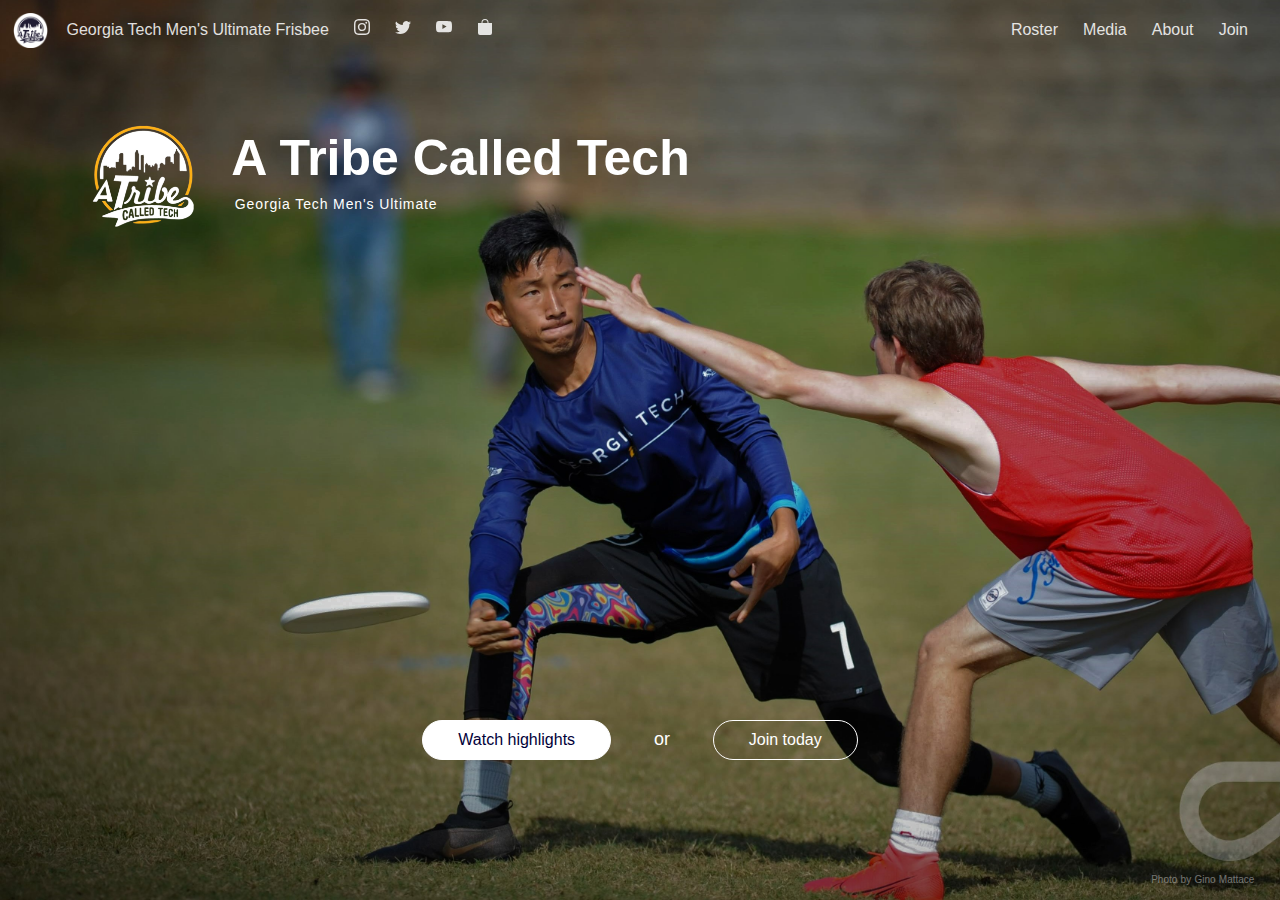
<file: docs/index.html>
<!DOCTYPE html>
<html lang="en">
<head>
    <meta charset="UTF-8">
    <meta http-equiv="X-UA-Compatible" content="IE=edge">
    <meta name="viewport" content="width=device-width, initial-scale=1.0">
    <title>A Tribe Called Tech | Georgia Tech Men's Ultimate</title>
    <link rel="stylesheet" href="styles.css">
    <link rel="shortcut icon" type="image/x-icon" href="static/images/tribeWhiteLogo.PNG"/>
</head>
<body class="index">
    <header>
        <a href="index.html"><img src="static/images/tribeWhiteLogo.PNG" width="35"></a>
        <div>
            <a href="index.html">Georgia Tech Men's Ultimate Frisbee</a>
            <a href="https://www.instagram.com/gt_tribe/" target=_blank>
                <svg xmlns="http://www.w3.org/2000/svg" width="16" height="16" fill="currentColor" class="bi bi-instagram" viewBox="0 0 16 16">
                    <path d="M8 0C5.829 0 5.556.01 4.703.048 3.85.088 3.269.222 2.76.42a3.917 3.917 0 0 0-1.417.923A3.927 3.927 0 0 0 .42 2.76C.222 3.268.087 3.85.048 4.7.01 5.555 0 5.827 0 8.001c0 2.172.01 2.444.048 3.297.04.852.174 1.433.372 1.942.205.526.478.972.923 1.417.444.445.89.719 1.416.923.51.198 1.09.333 1.942.372C5.555 15.99 5.827 16 8 16s2.444-.01 3.298-.048c.851-.04 1.434-.174 1.943-.372a3.916 3.916 0 0 0 1.416-.923c.445-.445.718-.891.923-1.417.197-.509.332-1.09.372-1.942C15.99 10.445 16 10.173 16 8s-.01-2.445-.048-3.299c-.04-.851-.175-1.433-.372-1.941a3.926 3.926 0 0 0-.923-1.417A3.911 3.911 0 0 0 13.24.42c-.51-.198-1.092-.333-1.943-.372C10.443.01 10.172 0 7.998 0h.003zm-.717 1.442h.718c2.136 0 2.389.007 3.232.046.78.035 1.204.166 1.486.275.373.145.64.319.92.599.28.28.453.546.598.92.11.281.24.705.275 1.485.039.843.047 1.096.047 3.231s-.008 2.389-.047 3.232c-.035.78-.166 1.203-.275 1.485a2.47 2.47 0 0 1-.599.919c-.28.28-.546.453-.92.598-.28.11-.704.24-1.485.276-.843.038-1.096.047-3.232.047s-2.39-.009-3.233-.047c-.78-.036-1.203-.166-1.485-.276a2.478 2.478 0 0 1-.92-.598 2.48 2.48 0 0 1-.6-.92c-.109-.281-.24-.705-.275-1.485-.038-.843-.046-1.096-.046-3.233 0-2.136.008-2.388.046-3.231.036-.78.166-1.204.276-1.486.145-.373.319-.64.599-.92.28-.28.546-.453.92-.598.282-.11.705-.24 1.485-.276.738-.034 1.024-.044 2.515-.045v.002zm4.988 1.328a.96.96 0 1 0 0 1.92.96.96 0 0 0 0-1.92zm-4.27 1.122a4.109 4.109 0 1 0 0 8.217 4.109 4.109 0 0 0 0-8.217zm0 1.441a2.667 2.667 0 1 1 0 5.334 2.667 2.667 0 0 1 0-5.334z"/>
                </svg>
            </a>
            <a href="https://www.twitter.com/GTTribe/" target=_blank>
                <svg xmlns="http://www.w3.org/2000/svg" width="16" height="16" fill="currentColor" class="bi bi-twitter" viewBox="0 0 16 16">
                    <path d="M5.026 15c6.038 0 9.341-5.003 9.341-9.334 0-.14 0-.282-.006-.422A6.685 6.685 0 0 0 16 3.542a6.658 6.658 0 0 1-1.889.518 3.301 3.301 0 0 0 1.447-1.817 6.533 6.533 0 0 1-2.087.793A3.286 3.286 0 0 0 7.875 6.03a9.325 9.325 0 0 1-6.767-3.429 3.289 3.289 0 0 0 1.018 4.382A3.323 3.323 0 0 1 .64 6.575v.045a3.288 3.288 0 0 0 2.632 3.218 3.203 3.203 0 0 1-.865.115 3.23 3.23 0 0 1-.614-.057 3.283 3.283 0 0 0 3.067 2.277A6.588 6.588 0 0 1 .78 13.58a6.32 6.32 0 0 1-.78-.045A9.344 9.344 0 0 0 5.026 15z"/>
                </svg>
            </a>
            <a href="https://www.youtube.com/channel/UC8pXB-w7CFdxI3oRFiX1UPA/" target=_blank>
                <svg xmlns="http://www.w3.org/2000/svg" width="16" height="16" fill="currentColor" class="bi bi-youtube" viewBox="0 0 16 16">
                    <path d="M8.051 1.999h.089c.822.003 4.987.033 6.11.335a2.01 2.01 0 0 1 1.415 1.42c.101.38.172.883.22 1.402l.01.104.022.26.008.104c.065.914.073 1.77.074 1.957v.075c-.001.194-.01 1.108-.082 2.06l-.008.105-.009.104c-.05.572-.124 1.14-.235 1.558a2.007 2.007 0 0 1-1.415 1.42c-1.16.312-5.569.334-6.18.335h-.142c-.309 0-1.587-.006-2.927-.052l-.17-.006-.087-.004-.171-.007-.171-.007c-1.11-.049-2.167-.128-2.654-.26a2.007 2.007 0 0 1-1.415-1.419c-.111-.417-.185-.986-.235-1.558L.09 9.82l-.008-.104A31.4 31.4 0 0 1 0 7.68v-.123c.002-.215.01-.958.064-1.778l.007-.103.003-.052.008-.104.022-.26.01-.104c.048-.519.119-1.023.22-1.402a2.007 2.007 0 0 1 1.415-1.42c.487-.13 1.544-.21 2.654-.26l.17-.007.172-.006.086-.003.171-.007A99.788 99.788 0 0 1 7.858 2h.193zM6.4 5.209v4.818l4.157-2.408L6.4 5.209z"/>
                </svg>
            </a>
<!--             <a href="https://gttribe.github.io/jersey_orders/"> -->
            <a href="https://mygeorgiatech.gatech.edu/giving/sewb-mens-ultimate">
                <svg xmlns="http://www.w3.org/2000/svg" width="16" height="16" fill="currentColor" class="bi bi-bag-fill" viewBox="0 0 16 16">
                    <path d="M8 1a2.5 2.5 0 0 1 2.5 2.5V4h-5v-.5A2.5 2.5 0 0 1 8 1zm3.5 3v-.5a3.5 3.5 0 1 0-7 0V4H1v10a2 2 0 0 0 2 2h10a2 2 0 0 0 2-2V4h-3.5z"/>
                </svg>
            </a>
        </div>
        <div style="justify-content: right;">
            <a href="roster/roster2023.html">Roster</a>
            <a href="https://www.youtube.com/channel/UC8pXB-w7CFdxI3oRFiX1UPA/">Media</a>
            <a href="about.html">About</a>
            <a href="join.html">Join</a>
        </div>
    </header>

    <main>
        <div>
            <a id="highlightsButton" class="buttonSolid arrow" href="https://www.youtube.com/channel/UC8pXB-w7CFdxI3oRFiX1UPA">Watch highlights</a>
            <p>or</p>
            <a id="emailListButton" class="buttonOutline arrow" href="join.html">Join today</a>
        </div>
        <img class="mainPhoto" src="static/images/51625752912_06628d91dd_o-2.jpg">
        <p class="photoCredit">Photo by Gino Mattace</p>
        <section class="titleInfo">
            <aside>
                <img class="yukFace" id="yukTrigger" src="static/images/TribePFP-removebg.png">
            </aside>
            <div>
                <h1>A Tribe Called Tech</h1>
                <h5>Georgia Tech Men's Ultimate</h5>
            </div>
        </section>
    </main>
</body>
</html>
</file>
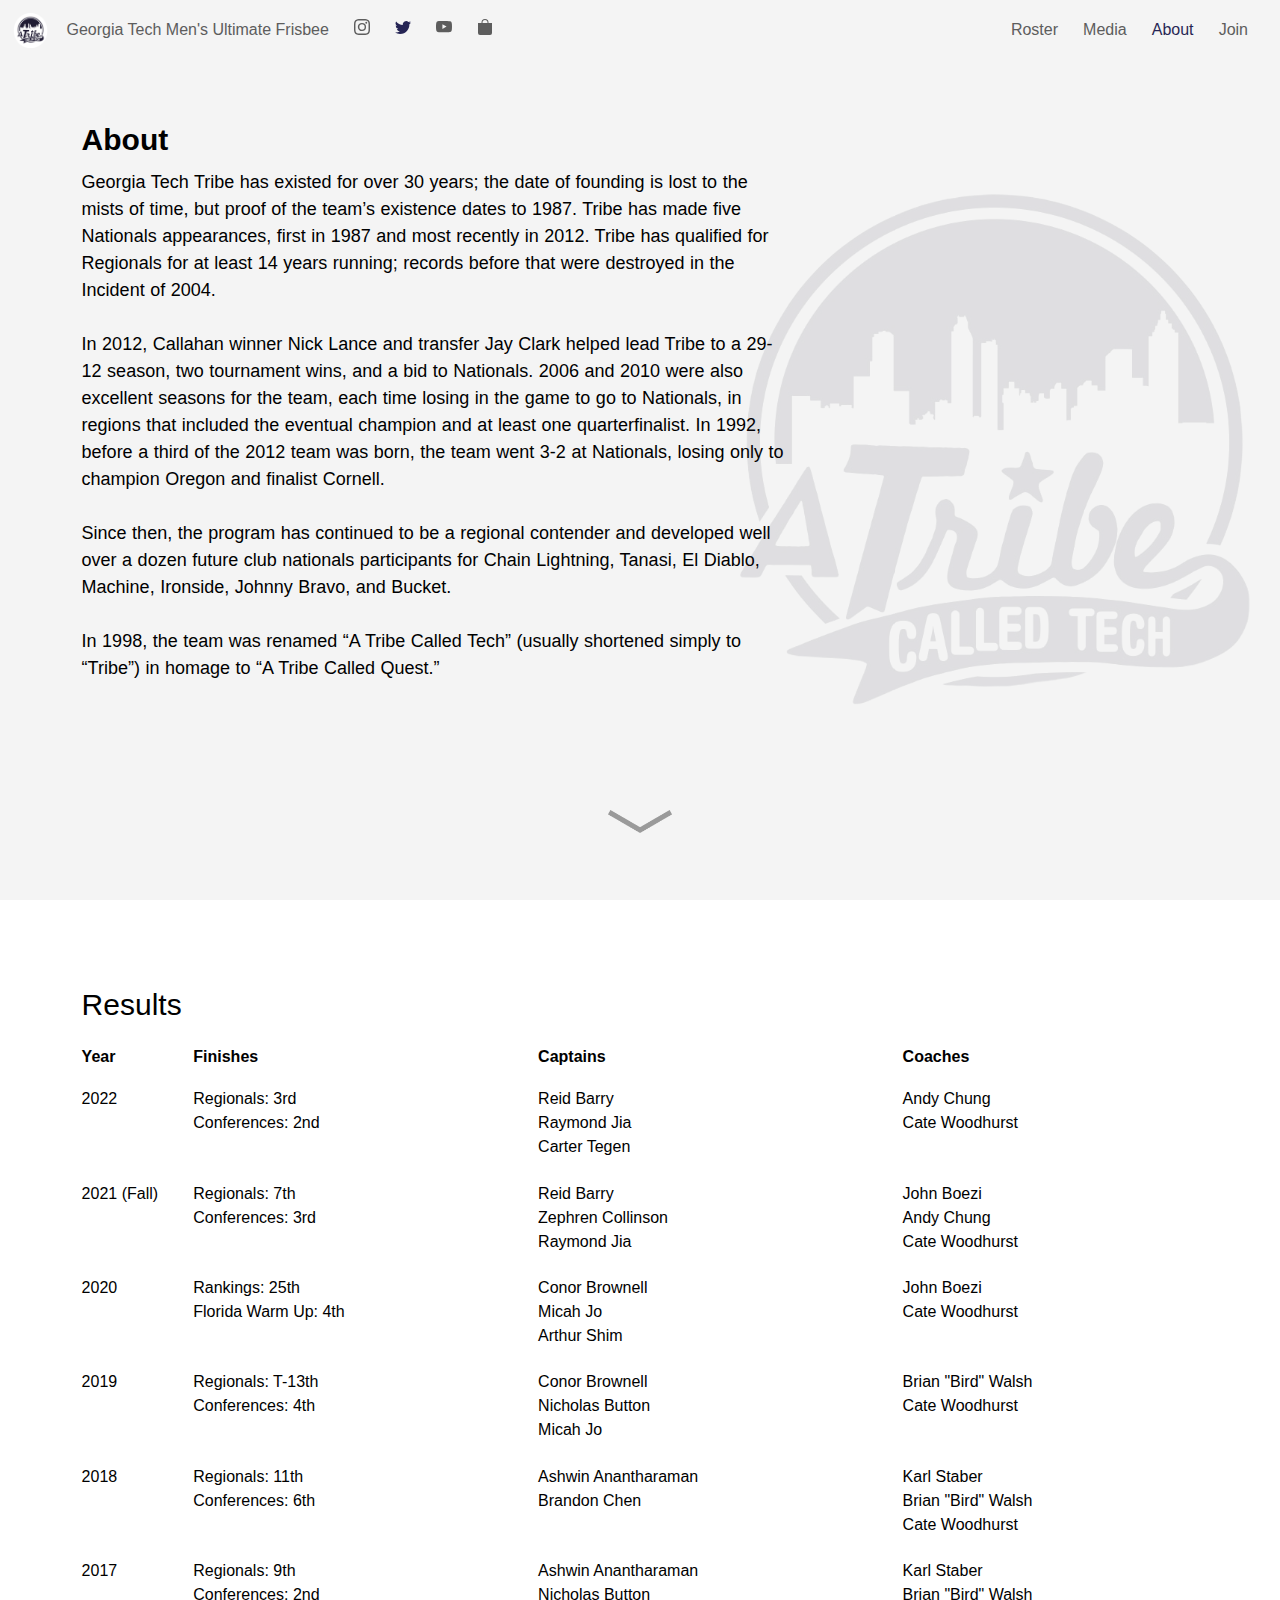
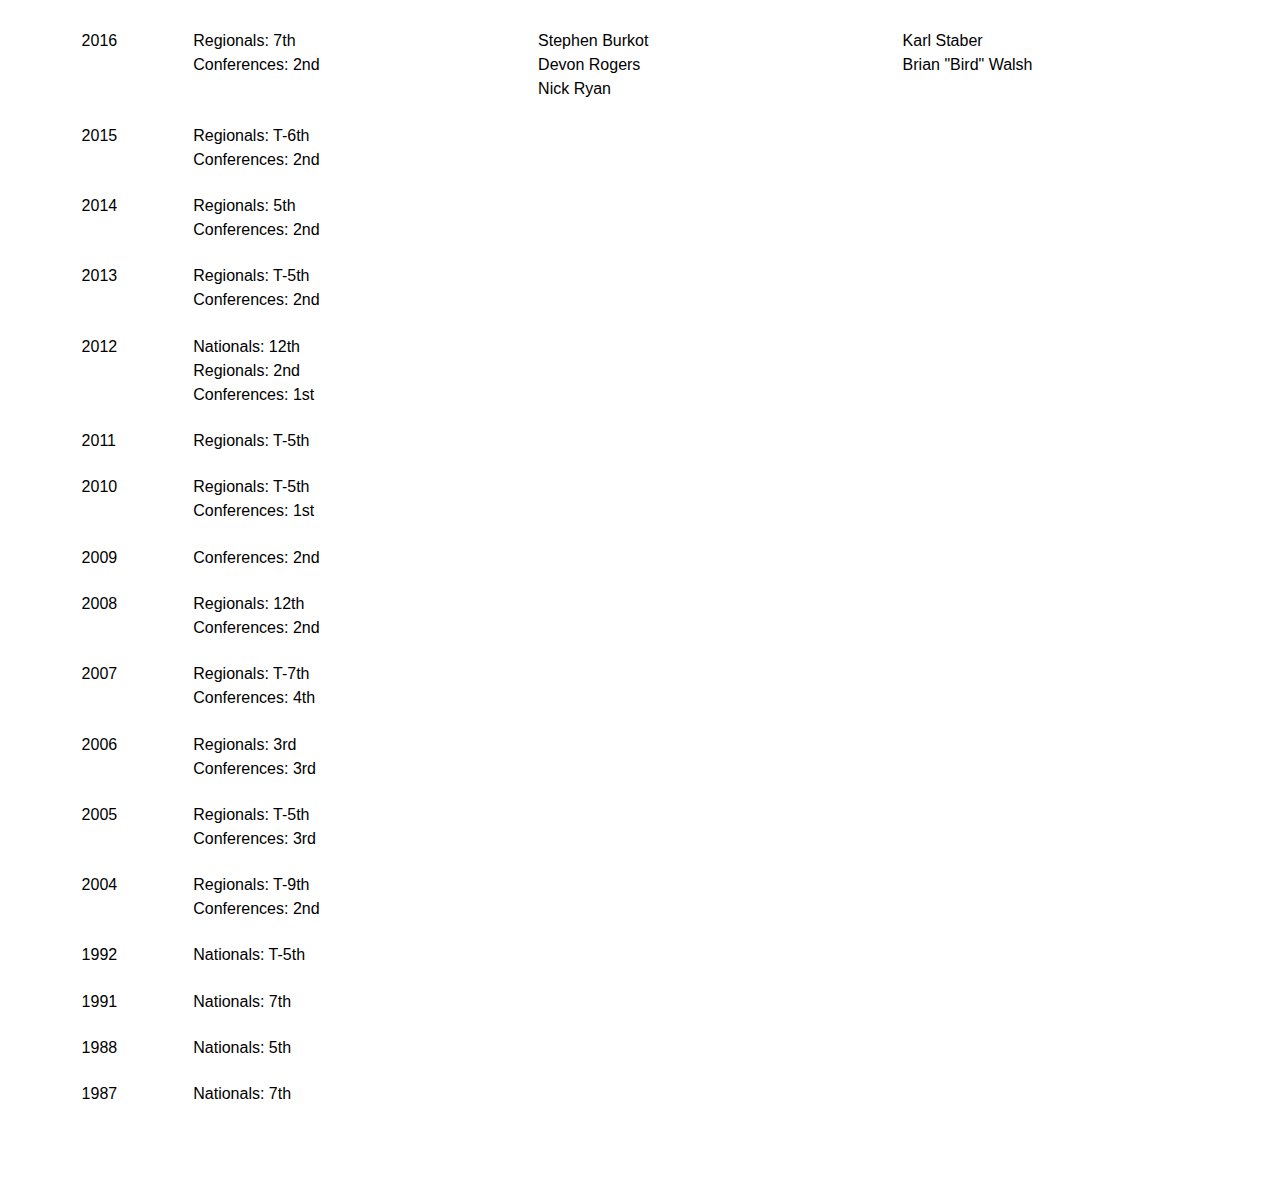
<file: docs/about.html>
<!DOCTYPE html>
<html lang="en">
<head>
    <meta charset="UTF-8">
    <meta http-equiv="X-UA-Compatible" content="IE=edge">
    <meta name="viewport" content="width=device-width, initial-scale=1.0">
    <title>A Tribe Called Tech | Georgia Tech Men's Ultimate</title>
    <link rel="stylesheet" href="styles.css">
    <link rel="shortcut icon" type="image/x-icon" href="static/images/tribeWhiteLogo.PNG"/>
    
    <script src="https://ajax.googleapis.com/ajax/libs/jquery/3.5.1/jquery.min.js"></script>
</head>
<body class="about">
    <header class=greyBack>
        <a href="index.html"><img src="static/images/tribeWhiteLogo.PNG" width="35"></a>
        <div>
            <a href="index.html">Georgia Tech Men's Ultimate Frisbee</a>
            <a href="https://www.instagram.com/gt_tribe/" target=_blank>
                <svg xmlns="http://www.w3.org/2000/svg" width="16" height="16" fill="currentColor" class="bi bi-instagram" viewBox="0 0 16 16">
                    <path d="M8 0C5.829 0 5.556.01 4.703.048 3.85.088 3.269.222 2.76.42a3.917 3.917 0 0 0-1.417.923A3.927 3.927 0 0 0 .42 2.76C.222 3.268.087 3.85.048 4.7.01 5.555 0 5.827 0 8.001c0 2.172.01 2.444.048 3.297.04.852.174 1.433.372 1.942.205.526.478.972.923 1.417.444.445.89.719 1.416.923.51.198 1.09.333 1.942.372C5.555 15.99 5.827 16 8 16s2.444-.01 3.298-.048c.851-.04 1.434-.174 1.943-.372a3.916 3.916 0 0 0 1.416-.923c.445-.445.718-.891.923-1.417.197-.509.332-1.09.372-1.942C15.99 10.445 16 10.173 16 8s-.01-2.445-.048-3.299c-.04-.851-.175-1.433-.372-1.941a3.926 3.926 0 0 0-.923-1.417A3.911 3.911 0 0 0 13.24.42c-.51-.198-1.092-.333-1.943-.372C10.443.01 10.172 0 7.998 0h.003zm-.717 1.442h.718c2.136 0 2.389.007 3.232.046.78.035 1.204.166 1.486.275.373.145.64.319.92.599.28.28.453.546.598.92.11.281.24.705.275 1.485.039.843.047 1.096.047 3.231s-.008 2.389-.047 3.232c-.035.78-.166 1.203-.275 1.485a2.47 2.47 0 0 1-.599.919c-.28.28-.546.453-.92.598-.28.11-.704.24-1.485.276-.843.038-1.096.047-3.232.047s-2.39-.009-3.233-.047c-.78-.036-1.203-.166-1.485-.276a2.478 2.478 0 0 1-.92-.598 2.48 2.48 0 0 1-.6-.92c-.109-.281-.24-.705-.275-1.485-.038-.843-.046-1.096-.046-3.233 0-2.136.008-2.388.046-3.231.036-.78.166-1.204.276-1.486.145-.373.319-.64.599-.92.28-.28.546-.453.92-.598.282-.11.705-.24 1.485-.276.738-.034 1.024-.044 2.515-.045v.002zm4.988 1.328a.96.96 0 1 0 0 1.92.96.96 0 0 0 0-1.92zm-4.27 1.122a4.109 4.109 0 1 0 0 8.217 4.109 4.109 0 0 0 0-8.217zm0 1.441a2.667 2.667 0 1 1 0 5.334 2.667 2.667 0 0 1 0-5.334z"/>
                </svg>
            </a>
            <a href="https://www.twitter.com/GTTribe/" target=_blank>
                <svg xmlns="http://www.w3.org/2000/svg" width="16" height="16" fill="currentColor" class="bi bi-twitter" viewBox="0 0 16 16">
                    <path d="M5.026 15c6.038 0 9.341-5.003 9.341-9.334 0-.14 0-.282-.006-.422A6.685 6.685 0 0 0 16 3.542a6.658 6.658 0 0 1-1.889.518 3.301 3.301 0 0 0 1.447-1.817 6.533 6.533 0 0 1-2.087.793A3.286 3.286 0 0 0 7.875 6.03a9.325 9.325 0 0 1-6.767-3.429 3.289 3.289 0 0 0 1.018 4.382A3.323 3.323 0 0 1 .64 6.575v.045a3.288 3.288 0 0 0 2.632 3.218 3.203 3.203 0 0 1-.865.115 3.23 3.23 0 0 1-.614-.057 3.283 3.283 0 0 0 3.067 2.277A6.588 6.588 0 0 1 .78 13.58a6.32 6.32 0 0 1-.78-.045A9.344 9.344 0 0 0 5.026 15z"/>
                </svg>
            </a>
            <a href="https://www.youtube.com/channel/UC8pXB-w7CFdxI3oRFiX1UPA/" target=_blank>
                <svg xmlns="http://www.w3.org/2000/svg" width="16" height="16" fill="currentColor" class="bi bi-youtube" viewBox="0 0 16 16">
                    <path d="M8.051 1.999h.089c.822.003 4.987.033 6.11.335a2.01 2.01 0 0 1 1.415 1.42c.101.38.172.883.22 1.402l.01.104.022.26.008.104c.065.914.073 1.77.074 1.957v.075c-.001.194-.01 1.108-.082 2.06l-.008.105-.009.104c-.05.572-.124 1.14-.235 1.558a2.007 2.007 0 0 1-1.415 1.42c-1.16.312-5.569.334-6.18.335h-.142c-.309 0-1.587-.006-2.927-.052l-.17-.006-.087-.004-.171-.007-.171-.007c-1.11-.049-2.167-.128-2.654-.26a2.007 2.007 0 0 1-1.415-1.419c-.111-.417-.185-.986-.235-1.558L.09 9.82l-.008-.104A31.4 31.4 0 0 1 0 7.68v-.123c.002-.215.01-.958.064-1.778l.007-.103.003-.052.008-.104.022-.26.01-.104c.048-.519.119-1.023.22-1.402a2.007 2.007 0 0 1 1.415-1.42c.487-.13 1.544-.21 2.654-.26l.17-.007.172-.006.086-.003.171-.007A99.788 99.788 0 0 1 7.858 2h.193zM6.4 5.209v4.818l4.157-2.408L6.4 5.209z"/>
                </svg>
            </a>
<!--             <a href="https://gttribe.github.io/jersey_orders_2023/"> -->
            <a href="https://mygeorgiatech.gatech.edu/giving/sewb-mens-ultimate">
                <svg xmlns="http://www.w3.org/2000/svg" width="16" height="16" fill="currentColor" class="bi bi-bag-fill" viewBox="0 0 16 16">
                    <path d="M8 1a2.5 2.5 0 0 1 2.5 2.5V4h-5v-.5A2.5 2.5 0 0 1 8 1zm3.5 3v-.5a3.5 3.5 0 1 0-7 0V4H1v10a2 2 0 0 0 2 2h10a2 2 0 0 0 2-2V4h-3.5z"/>
                </svg>
            </a>
        </div>
        <div style="justify-content: right;">
            <a href="roster/roster2023.html">Roster</a>
            <a href="https://www.youtube.com/channel/UC8pXB-w7CFdxI3oRFiX1UPA/">Media</a>
            <a href="about.html">About</a>
            <a href="join.html">Join</a>
        </div>
    </header>

    <main>
        <section class="titleNText">
            <h2>About</h2>
            <p>
                Georgia Tech Tribe has existed for over 30 years; the date of founding is lost to the mists of time, but proof of the team’s existence dates to 1987. Tribe has made five Nationals appearances, first in 1987 and most recently in 2012. Tribe has qualified for Regionals for at least 14 years running; records before that were destroyed in the Incident of 2004.
                <br><br>
                In 2012, Callahan winner Nick Lance and transfer Jay Clark helped lead Tribe to a 29-12 season, two tournament wins, and a bid to Nationals. 2006 and 2010 were also excellent seasons for the team, each time losing in the game to go to Nationals, in regions that included the eventual champion and at least one quarterfinalist. In 1992, before a third of the 2012 team was born, the team went 3-2 at Nationals, losing only to champion Oregon and finalist Cornell.
                <br><br>
                Since then, the program has continued to be a regional contender and developed well over a dozen future club nationals participants for Chain Lightning, Tanasi, El Diablo, Machine, Ironside, Johnny Bravo, and Bucket.
                <br><br>
                In 1998, the team was renamed “A Tribe Called Tech” (usually shortened simply to “Tribe”) in homage to “A Tribe Called Quest.”
            </p>
        </section>
        <img data-slide-speed="1.25" src="static/images/TribePFPDark-removebg.png">
        <img class="navArrow" data-scroll-speed="1.25" src="static/images/arrowBlack.png">
    </main>
    <section id="resultsList">
        <section>
            <h3>Results</h3>
                <table>
                    <tr>
                        <th>Year</th>
                        <th>Finishes</th>
                        <th>Captains</th>
                        <th>Coaches</th>
                    </tr>
                    <tr>
                        <td>2022</td>
                        <td>Regionals: 3rd<br>
                            Conferences: 2nd</td>
                        <td>Reid Barry<br>
                            Raymond Jia<br>
                            Carter Tegen</td>
                        <td>Andy Chung<br>
                            Cate Woodhurst</td>
                    </tr>
                    <tr>
                        <td>2021 (Fall)</td>
                        <td>Regionals: 7th<br>
                            Conferences: 3rd</td>
                        <td>Reid Barry<br>
                            Zephren Collinson<br>
                            Raymond Jia</td>
                        <td>John Boezi<br>
                            Andy Chung<br>
                            Cate Woodhurst</td>
                    </tr>
                    <tr>
                        <td>2020</td>
                        <td>Rankings: 25th<br>
                            Florida Warm Up: 4th</td>
                        <td>Conor Brownell<br>
                            Micah Jo<br>
                            Arthur Shim</td>
                        <td>John Boezi<br>
                            Cate Woodhurst</td>
                    </tr>
                    <tr>
                        <td>2019</td>
                        <td>Regionals: T-13th<br>
                            Conferences: 4th</td>
                        <td>Conor Brownell<br>
                            Nicholas Button<br>
                            Micah Jo</td>
                        <td>Brian "Bird" Walsh<br>
                            Cate Woodhurst</td>
                    </tr>
                    <tr>
                        <td>2018</td>
                        <td>Regionals: 11th<br>
                            Conferences: 6th</td>
                        <td>Ashwin Anantharaman<br>
                            Brandon Chen</td>
                        <td>Karl Staber<br>
                            Brian "Bird" Walsh<br>
                            Cate Woodhurst</td>
                    </tr>
                    <tr>
                        <td>2017</td>
                        <td>Regionals: 9th<br>
                            Conferences: 2nd</td>
                        <td>Ashwin Anantharaman<br>
                            Nicholas Button</td>
                        <td>Karl Staber<br>
                            Brian "Bird" Walsh</td>
                    </tr>
                    <tr>
                        <td>2016</td>
                        <td>Regionals: 7th<br>
                            Conferences: 2nd</td>
                        <td>Stephen Burkot<br>
                            Devon Rogers<br>
                            Nick Ryan</td>
                        <td>Karl Staber<br>
                            Brian "Bird" Walsh</td>
                    </tr>
                    <tr>
                        <td>2015</td>
                        <td>Regionals: T-6th<br>
                            Conferences: 2nd</td>
                        <td></td>
                        <td></td>
                    </tr>
                    <tr>
                        <td>2014</td>
                        <td>Regionals: 5th<br>
                            Conferences: 2nd</td>
                        <td></td>
                        <td></td>
                    </tr>
                    <tr>
                        <td>2013</td>
                        <td>Regionals: T-5th<br>
                            Conferences: 2nd</td>
                        <td></td>
                        <td></td>
                    </tr>
                    <tr>
                        <td>2012</td>
                        <td>Nationals: 12th<br>
                            Regionals: 2nd<br>
                            Conferences: 1st</td>
                        <td></td>
                        <td></td>
                    </tr>
                    <tr>
                        <td>2011</td>
                        <td>Regionals: T-5th</td>
                        <td></td>
                        <td></td>
                    </tr>
                    <tr>
                        <td>2010</td>
                        <td>Regionals: T-5th<br>
                            Conferences: 1st</td>
                        <td></td>
                        <td></td>
                    </tr>
                    <tr>
                        <td>2009</td>
                        <td>Conferences: 2nd</td>
                        <td></td>
                        <td></td>
                    </tr>
                    <tr>
                        <td>2008</td>
                        <td>Regionals: 12th<br>
                            Conferences: 2nd</td>
                        <td></td>
                        <td></td>
                    </tr>
                    <tr>
                        <td>2007</td>
                        <td>Regionals: T-7th<br>
                            Conferences: 4th</td>
                        <td></td>
                        <td></td>
                    </tr>
                    <tr>
                        <td>2006</td>
                        <td>Regionals: 3rd<br>
                            Conferences: 3rd</td>
                        <td></td>
                        <td></td>
                    </tr>
                    <tr>
                        <td>2005</td>
                        <td>Regionals: T-5th<br>
                            Conferences: 3rd</td>
                        <td></td>
                        <td></td>
                    </tr>
                    <tr>
                        <td>2004</td>
                        <td>Regionals: T-9th<br>
                            Conferences: 2nd</td>
                        <td></td>
                        <td></td>
                    </tr>
                    <tr>
                        <td>1992</td>
                        <td>Nationals: T-5th</td>
                        <td></td>
                        <td></td>
                    </tr>
                    <tr>
                        <td>1991</td>
                        <td>Nationals: 7th</td>
                        <td></td>
                        <td></td>
                    </tr>
                    <tr>
                        <td>1988</td>
                        <td>Nationals: 5th</td>
                        <td></td>
                        <td></td>
                    </tr>
                    <tr>
                        <td>1987</td>
                        <td>Nationals: 7th</td>
                        <td></td>
                        <td></td>
                    </tr>
                </table>
        </section>
    </section>
</body>
</html>
</file>
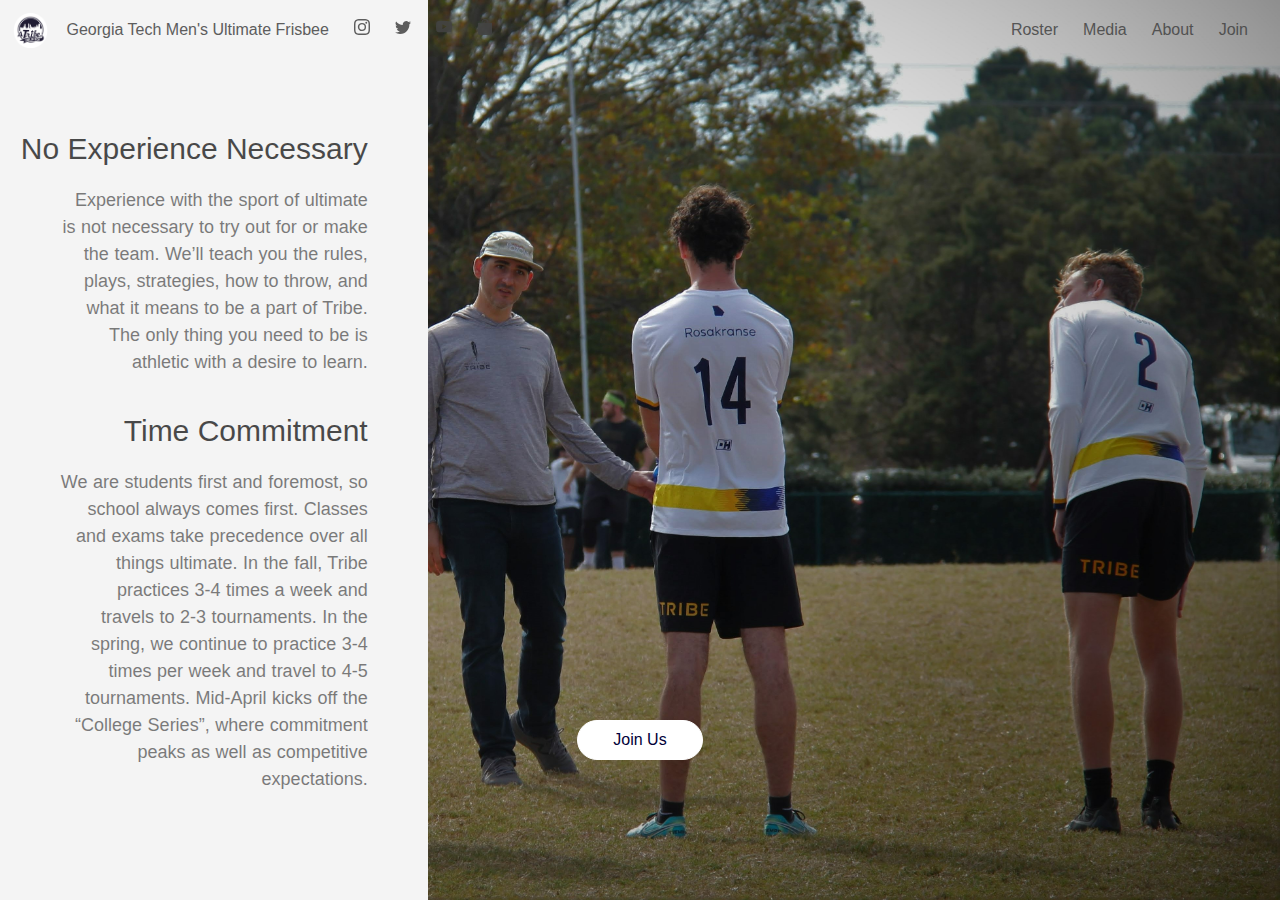
<file: docs/join.html>
<!DOCTYPE html>
<html lang="en">
<head>
    <meta charset="UTF-8">
    <meta http-equiv="X-UA-Compatible" content="IE=edge">
    <meta name="viewport" content="width=device-width, initial-scale=1.0">
    <title>A Tribe Called Tech | Georgia Tech Men's Ultimate</title>
    <link rel="stylesheet" href="styles.css">
    <link rel="shortcut icon" type="image/x-icon" href="static/images/tribeWhiteLogo.PNG"/>
    
    <script src="https://ajax.googleapis.com/ajax/libs/jquery/3.5.1/jquery.min.js"></script>
</head>
<body class="index">
    <header class="greyBack">
        <a href="index.html"><img src="static/images/tribeWhiteLogo.PNG" width="35"></a>
        <div>
            <a href="index.html">Georgia Tech Men's Ultimate Frisbee</a>
            <a href="https://www.instagram.com/gt_tribe/" target=_blank>
                <svg xmlns="http://www.w3.org/2000/svg" width="16" height="16" fill="currentColor" class="bi bi-instagram" viewBox="0 0 16 16">
                    <path d="M8 0C5.829 0 5.556.01 4.703.048 3.85.088 3.269.222 2.76.42a3.917 3.917 0 0 0-1.417.923A3.927 3.927 0 0 0 .42 2.76C.222 3.268.087 3.85.048 4.7.01 5.555 0 5.827 0 8.001c0 2.172.01 2.444.048 3.297.04.852.174 1.433.372 1.942.205.526.478.972.923 1.417.444.445.89.719 1.416.923.51.198 1.09.333 1.942.372C5.555 15.99 5.827 16 8 16s2.444-.01 3.298-.048c.851-.04 1.434-.174 1.943-.372a3.916 3.916 0 0 0 1.416-.923c.445-.445.718-.891.923-1.417.197-.509.332-1.09.372-1.942C15.99 10.445 16 10.173 16 8s-.01-2.445-.048-3.299c-.04-.851-.175-1.433-.372-1.941a3.926 3.926 0 0 0-.923-1.417A3.911 3.911 0 0 0 13.24.42c-.51-.198-1.092-.333-1.943-.372C10.443.01 10.172 0 7.998 0h.003zm-.717 1.442h.718c2.136 0 2.389.007 3.232.046.78.035 1.204.166 1.486.275.373.145.64.319.92.599.28.28.453.546.598.92.11.281.24.705.275 1.485.039.843.047 1.096.047 3.231s-.008 2.389-.047 3.232c-.035.78-.166 1.203-.275 1.485a2.47 2.47 0 0 1-.599.919c-.28.28-.546.453-.92.598-.28.11-.704.24-1.485.276-.843.038-1.096.047-3.232.047s-2.39-.009-3.233-.047c-.78-.036-1.203-.166-1.485-.276a2.478 2.478 0 0 1-.92-.598 2.48 2.48 0 0 1-.6-.92c-.109-.281-.24-.705-.275-1.485-.038-.843-.046-1.096-.046-3.233 0-2.136.008-2.388.046-3.231.036-.78.166-1.204.276-1.486.145-.373.319-.64.599-.92.28-.28.546-.453.92-.598.282-.11.705-.24 1.485-.276.738-.034 1.024-.044 2.515-.045v.002zm4.988 1.328a.96.96 0 1 0 0 1.92.96.96 0 0 0 0-1.92zm-4.27 1.122a4.109 4.109 0 1 0 0 8.217 4.109 4.109 0 0 0 0-8.217zm0 1.441a2.667 2.667 0 1 1 0 5.334 2.667 2.667 0 0 1 0-5.334z"/>
                </svg>
            </a>
            <a href="https://www.twitter.com/GTTribe/" target=_blank>
                <svg xmlns="http://www.w3.org/2000/svg" width="16" height="16" fill="currentColor" class="bi bi-twitter" viewBox="0 0 16 16">
                    <path d="M5.026 15c6.038 0 9.341-5.003 9.341-9.334 0-.14 0-.282-.006-.422A6.685 6.685 0 0 0 16 3.542a6.658 6.658 0 0 1-1.889.518 3.301 3.301 0 0 0 1.447-1.817 6.533 6.533 0 0 1-2.087.793A3.286 3.286 0 0 0 7.875 6.03a9.325 9.325 0 0 1-6.767-3.429 3.289 3.289 0 0 0 1.018 4.382A3.323 3.323 0 0 1 .64 6.575v.045a3.288 3.288 0 0 0 2.632 3.218 3.203 3.203 0 0 1-.865.115 3.23 3.23 0 0 1-.614-.057 3.283 3.283 0 0 0 3.067 2.277A6.588 6.588 0 0 1 .78 13.58a6.32 6.32 0 0 1-.78-.045A9.344 9.344 0 0 0 5.026 15z"/>
                </svg>
            </a>
            <a href="https://www.youtube.com/channel/UC8pXB-w7CFdxI3oRFiX1UPA/" target=_blank>
                <svg xmlns="http://www.w3.org/2000/svg" width="16" height="16" fill="currentColor" class="bi bi-youtube" viewBox="0 0 16 16">
                    <path d="M8.051 1.999h.089c.822.003 4.987.033 6.11.335a2.01 2.01 0 0 1 1.415 1.42c.101.38.172.883.22 1.402l.01.104.022.26.008.104c.065.914.073 1.77.074 1.957v.075c-.001.194-.01 1.108-.082 2.06l-.008.105-.009.104c-.05.572-.124 1.14-.235 1.558a2.007 2.007 0 0 1-1.415 1.42c-1.16.312-5.569.334-6.18.335h-.142c-.309 0-1.587-.006-2.927-.052l-.17-.006-.087-.004-.171-.007-.171-.007c-1.11-.049-2.167-.128-2.654-.26a2.007 2.007 0 0 1-1.415-1.419c-.111-.417-.185-.986-.235-1.558L.09 9.82l-.008-.104A31.4 31.4 0 0 1 0 7.68v-.123c.002-.215.01-.958.064-1.778l.007-.103.003-.052.008-.104.022-.26.01-.104c.048-.519.119-1.023.22-1.402a2.007 2.007 0 0 1 1.415-1.42c.487-.13 1.544-.21 2.654-.26l.17-.007.172-.006.086-.003.171-.007A99.788 99.788 0 0 1 7.858 2h.193zM6.4 5.209v4.818l4.157-2.408L6.4 5.209z"/>
                </svg>
            </a>
<!--             <a href="https://gttribe.github.io/jersey_orders/"> -->
            <a href="https://mygeorgiatech.gatech.edu/giving/sewb-mens-ultimate">
                <svg xmlns="http://www.w3.org/2000/svg" width="16" height="16" fill="currentColor" class="bi bi-bag-fill" viewBox="0 0 16 16">
                    <path d="M8 1a2.5 2.5 0 0 1 2.5 2.5V4h-5v-.5A2.5 2.5 0 0 1 8 1zm3.5 3v-.5a3.5 3.5 0 1 0-7 0V4H1v10a2 2 0 0 0 2 2h10a2 2 0 0 0 2-2V4h-3.5z"/>
                </svg>
            </a>
        </div>
        <div style="justify-content: right;">
            <a href="roster/roster2023.html">Roster</a>
            <a href="https://www.youtube.com/channel/UC8pXB-w7CFdxI3oRFiX1UPA/">Media</a>
            <a href="about.html">About</a>
            <a href="join.html">Join</a>
        </div>
    </header>

    <main>
        <section class="bio">
            <aside>
                <h3>No Experience Necessary</h3>
                <br>
                <p>
                    Experience with the sport of ultimate is not necessary to try out for or make the team. We’ll teach you the rules, plays, strategies, how to throw, and what it means to be a part of Tribe. The only thing you need to be is athletic with a desire to learn.
                </p>
                <br><br>
                <h3>Time Commitment</h3>
                <br>
                <p>
                    We are students first and foremost, so school always comes first. Classes and exams take precedence over all things ultimate. In the fall, Tribe practices 3-4 times a week and travels to 2-3 tournaments. In the spring, we continue to practice 3-4 times per week and travel to 4-5 tournaments. Mid-April kicks off the “College Series”, where commitment peaks as well as competitive expectations. 
                </p>
            </aside>
            <section>
                <img src="static/images/IMG_9647.JPG">
            </section>
        </section>
        <div>
            <a href="mailto:gtmensultimate@gmail.com" target=_blank class="buttonSolid arrow">Join Us</a>
        </div>
    </main>
</body>
</html>
</file>
<file: docs/styles.css>
/* http://meyerweb.com/eric/tools/css/reset/ 
   v2.0 | 20110126
   License: none (public domain)
*/

html, body, div, span, applet, object, iframe,
h1, h2, h3, h4, h5, h6, p, blockquote, pre,
a, abbr, acronym, address, big, cite, code,
del, dfn, em, img, ins, kbd, q, s, samp,
small, strike, strong, sub, sup, tt, var,
b, u, i, center,
dl, dt, dd, ol, ul, li,
fieldset, form, label, legend,
table, caption, tbody, tfoot, thead, tr, th, td,
article, aside, canvas, details, embed, 
figure, figcaption, footer, header, hgroup, 
menu, nav, output, ruby, section, summary,
time, mark, audio, video {
	margin: 0;
	padding: 0;
	border: 0;
	font-size: 100%;
	font: inherit;
	vertical-align: baseline;
}
/* HTML5 display-role reset for older browsers */
article, aside, details, figcaption, figure, 
footer, header, hgroup, menu, nav, section {
	display: block;
}
body {
	line-height: 1;
}
ol, ul {
	list-style: none;
}
blockquote, q {
	quotes: none;
}
blockquote:before, blockquote:after,
q:before, q:after {
	content: '';
	content: none;
}
table {
	border-collapse: collapse;
	border-spacing: 0;
}

/********************Tribe Custom Code********************/
.topnav {
    background-color: navy;
    overflow: hidden;
}

.homeLogo {
    padding: 0%;
    margin-left: 1%;
    margin-top: 0.5%;
}

.menuBar {
    padding: 1%;
    display: flex;
    align-items: center;
}


/***********************CustomCode*****************************/

html{
    font-family: 'Halis GR', Helvetica, sans-serif;
    scroll-behavior: smooth;
}


/************************************************Styling*/
h1{
    font-weight: 900;
    font-size: 50px;
}

h2{
    font-weight: 900;
    font-size: 30px;
}

h3{
    font-weight: 500;
    font-size: 30px;
    line-height: 150%;
}

h4{
    font-weight: 525;
    font-size: 20px;
}

h5{
    font-weight: 400;
    font-size: 14px;
}

p{
    font-weight: 300;
    font-size: 1.125em;
    line-height: 150%;
    word-spacing: .5px;
    color: black;
}


a{
    line-height: 140%;
    font-weight: 200;
    font-size: 1em;
}

/*for email input*/
textarea[type="text"]{
    font-size: 1em;
    padding-left: 6px;
    width: 42vh;
    height: 22px;
    border-radius: 7px;
    resize: none;
    border: .5px solid gray;
}

/*for "long answer" text input*/
textarea[type="text"]{
    font-size: 1em;
    padding-left: 6px;
    line-height: 140%;
}



body.roster ::-webkit-scrollbar {
  width: 12px;    
}

/* Track */
body.roster ::-webkit-scrollbar-track {
  background: transparent; 
  border-radius: 6px;
}

/* Handle */
body.roster ::-webkit-scrollbar-thumb {
  background: rgba(255,255,255,.5);
  border-radius: 6px;

}

/* Handle on hover */
body.roster ::-webkit-scrollbar-thumb:hover {
  background: rgba(255,255,255,.75); 
}




body.roster div.rosterCard ::-webkit-scrollbar {
  width: 3px;    
}

/* Track */
body.roster div.rosterCard ::-webkit-scrollbar-track {
  background: rgba(50,50,50,.5); 
  border-radius: 1px;
}

/* Handle */
body.roster div.rosterCard ::-webkit-scrollbar-thumb {
  background: rgba(255,255,255,.5);
  border-radius: 1px;

}

/* Handle on hover */
body.roster div.rosterCard ::-webkit-scrollbar-thumb:hover {
  background: rgba(255,255,255,.75); 
}




body.harmful ::-webkit-scrollbar {
  width: 12px;    
}

/* Track */
body.harmful ::-webkit-scrollbar-track {
  background: transparent; 
  border-radius: 6px;
}

/* Handle */
body.harmful ::-webkit-scrollbar-thumb {
  background: rgba(255,255,255,.5);
  border-radius: 6px;

}

/* Handle on hover */
body.harmful ::-webkit-scrollbar-thumb:hover {
  background: rgba(255,255,255,.75); 
}




body.media ::-webkit-scrollbar {
  width: 6px;    
}

/* Track */
body.media ::-webkit-scrollbar-track {
  background: transparent; 
  border-radius: 3px;
}

/* Handle */
body.media ::-webkit-scrollbar-thumb {
  background: rgba(255,255,255,.5);
  border-radius: 3px;

}

/* Handle on hover */
body.media ::-webkit-scrollbar-thumb:hover {
  background: rgba(255,255,255,.75); 
}






/************************************************Header*/

body{
/*
    scroll-snap-type: mandatory;
    scroll-snap-points-y: repeat(100vh);
    scroll-snap-type: y mandatory;
*/
}

header{
    position: absolute;
    display: flex;
    width: 100%;
    z-index: 10000;
}

header a, div{
    display: inline-block;
    padding: 0%;
    margin: 0%;
}

header a{
    margin-left: 1%;
    margin-top: 1%;
}

/*block of page links*/
header div{
    width: 100%;
    padding: 1%;
    display: flex;
    align-items: center;
}

/*the individual page links*/
header div a{
    text-decoration: none;
    margin-right: 3.25%;
    font-weight: 200;
    opacity: .85;
    position: relative;
}

/*hover effect for individual page links*/
header > div> a:hover{
    color: white;
}

/*reference: https://codepen.io/mehi/pen/MyWqPM*/
/*effect for hover with line, this currently has green bottom*/
header div a:after{
    content: '';
    position: absolute;
    width: 0; height: 4px;
    display: block;
    margin-top: 2px;
    right: 0;
    background: #010039;
    transition: width .2s ease;
    -webkit-transition: width .2s ease;
}

header > div > a:hover:after{
    width: 100%;
    left: 0;
    background: #010039;  
}


/*yuk face home icon, intial starting spot and transition*/
header > a > img{
    transition: .25s;
}

/*hover effect for yuk face home icon*/
header > a > img:hover{
    transform:rotate(30deg);
    transition: .5s;
    background-color: transparent;
}


/*dark header nav link color for light backgrounds*/
header.greyBack > div > a{
    color: #434343;
}

.mobileMenu{
    display: none;
}




/************************************************Homepage*/


/*makes each photo fade away*/
.animationFade{
    opacity: 0;
    transition: .75s;
}

/*completely turns an image off*/
.animationOFF{
    display: none;
}

/*begins the show*/
.animationBegin{
    opacity: 1;
    display: block;
}


/*image container*/
.imageSandBox{
    position: absolute;
    height: 100vh;
    width: 100%;
    overflow: hidden;
}

#yukTrigger:hover{
    cursor: pointer;
}




/*image within container*/
#pageLoadEffect > section > .imageSandBox > img{
    position: relative;
    object-fit: cover;
    transition: .5s;

}

/*Gu layoutD blurred*/
#imgAni1a{
    height: 270%;
    width: 270%;
    object-position: -1800px -700px;
    animation-name: zoomOutFromRight;
    animation-delay: 0s;
    animation-duration: 3.5s;
    animation-timing-function: cubic-bezier(0,1.31,.95,.74);
    z-index: 10;
}

/*Eric layout alternate blurred*/
#imgAni1b{
    height: 270%;
    width: 270%;
    object-position: -1800px 60%;
    animation-name: zoomOutFromRightx2;
    animation-delay: 0s;
    animation-duration: 4s;
    animation-timing-function: cubic-bezier(0,1.31,.95,.74);
    z-index: 10;
}

/*Gu layoutD clear*/
#imgAni2a{
    height: 270%;
    width: 270%;
    object-position: -1800px -700px;
    animation-name: zoomOutFromRight;
    animation-delay: 0s;
    animation-duration: 4s;
    animation-timing-function: cubic-bezier(0,1.31,.95,.74);
    z-index: 9;
}

/*Eric layout alternate*/
#imgAni2b{
    height: 270%;
    width: 270%;
    object-position: -1800px 60%;
    animation-name: zoomOutFromRightx2;
    animation-delay: 0s;
    animation-duration: 4s;
    animation-timing-function: cubic-bezier(0,1.31,.95,.74);
    z-index: 9;
}

/*high five line after showcase game*/
#imgAni3{
    height: 110%;
    width: 110%;
    object-position: -100px -100px;
    animation-name: slideFromLtoRtoL;
    animation-delay: 2.25s;
    animation-duration: 2.5s;
    animation-timing-function: cubic-bezier(0.22, .9, 0.22, 1);
    z-index: 8;
}

/*pool noodle sideline on gesling*/
#imgAni4{
    height: 140%;
    width: 140%;
    object-position: -300px -25px;
    animation-name: slightPanOver;
    animation-delay: 2.5s;
    animation-duration: 3s;
    animation-timing-function: cubic-bezier(0.895, 0.03, 0.685, 0.22);
    z-index: 7;
    transition: 2s;
}

/*https://easings.net/en#*/
/*GET SOME, the classic shot*/
#imgAni5{
    height: 250%;
    width: 200%;
    bottom: 0;
    left: 0;
    object-position: 0px 0px;
    animation-name: panOut;
    animation-delay: 5s;
    animation-duration: 4s;
    animation-timing-function: cubic-bezier(0.645, 0.045, 0.355, 1);
    z-index: 6;  
}

/*extra help in positioning that last photo*/
#pageLoadEffect > section > .imageSandBox > #imgAni5{
    position: absolute;
}


/*for image 1 and 2 Gu catch*/
@keyframes zoomOutFromRight{
    0%{
        height: 270%;
        width: 270%;
        object-position: -1800px -700px;
    } 
    
    60%{
        height: 100%;
        width: 100%;
        object-position: 10px 0px; 
    }    

    100%{
        height: 100%;
        width: 100%;
        object-position: 1800px 0px; 
    }
}

/*for image 1 and 2 Eric catch*/
@keyframes zoomOutFromRightx2{
    0%{
        height: 270%;
        width: 270%;
        object-position: -1800px 60%;
    } 
    
    60%{
        height: 100%;
        width: 100%;
        object-position: 10px 100%; 
    }    

    100%{
        height: 100%;
        width: 100%;
        object-position: 1800px 100%; 
    }
}

/*for social image, high five line*/
@keyframes slideFromLtoRtoL{
    0%{
        object-position: -1265px 0px;
    }
    
    45%{
        object-position: 0px 0px;
    }
    
    100%{
        object-position: -1800px 0px;
    }
}


/*from right to left*/
@keyframes slightPanOver{
    0%{
        width: 140%;
        height: 140%;
        object-position: -400px -50px;
    }
    
    100%{
        width: 105%;
        height: 105%;
        object-position: 25px 0px;
    }
}


/*from down left to upper right, GET SOME*/
@keyframes panOut{
    0%{
        height: 250%;
        width: 200%;
        bottom: 0;
        left: 0;
        object-position: 0px 0px;
    }
    
    100%{
        height: 135%;
        width: 120%;
        bottom: 0;
        object-position: -100px 0px;
        left: 0;
    }
}




body.index{
/*
    scroll-snap-align: start;
    scroll-snap-type: proximity;
    scroll-snap-type: y proximity;
*/
}

main{
    height: 100vh;
    overflow: hidden;
/*    scroll-snap-align: start;*/
}

/*Splash photos for each page, generalized*/
main img.mainPhoto{
    width: 100%;
    height: 100%;
    display: relative;
    object-fit: cover;
    display: block;
}

/*photo of Eric*/
body.index main img.mainPhoto{
    object-position: 0% 80%;
}

/*photo of Gu*/
body.index main img.mainPhoto:nth-of-type(2){
    display: block;
    object-position: 20% 10%;
}

.photoCredit{
    position: absolute;
    right: 0;
    bottom: 0;
    margin-right: 2%;
    margin-bottom: 1%;
    color: white;
    font-size: 10px;
    opacity: .4;
}

@keyframes slideInFar{
    0%{
        transform: translateX(-150px) skewX(20deg);
        opacity: 0;
    }
    
    100%{
        transform: translateX(0) skewX(0deg);
        opacity: 1;
    }
}

@keyframes wobble{
    0%{
        transform: skewX(5deg) rotate(-5deg); 
    }
    
    20%{
        transform: skewX(3deg) rotate(-15deg);
    }
    
    40%{
        transform: skewX(-3deg) rotate(10deg);
    }
    
    60%{
        transform: skewX(2deg) rotate(-10deg);
    }
    
    80%{
        transform: skewX(-1deg) rotate(4deg);
    }
    
    100%{
        transform: skewX(0deg) rotate(0deg);
    }
}

/*container for yuk face & titles*/
main > section.titleInfo{
    position: absolute;
    top: 0;
    margin-left: 6.5%;
    margin-top: 8.25%;
    height: 20%;
    animation: 3s cubic-bezier(0.165, 0.84, 0.44, 1) 0s 1 slideInFar;
}

/*container for yuk face*/
main > section.titleInfo > aside{
    display: inline-block;
    width: 10%;
    margin-top: .875%;
    vertical-align: middle;
}

/*the literal yuk face*/
main aside img.yukFace{
    position: relative;
    width: 100%;
    transform: scale(1);
    -webkit-transform: scale(1);
    transition: .5s;
    animation: 3.5s ease-out 0s .5 wobble;
}

/*standard hover effect fun time*/
main aside img.yukFace:hover{
    transform: scale(1.125);
    -webkit-transform: scale(1.125);
    transition: .25s;
}

/*container with h1 main ttile and h5 lower title*/
body.index > main > section.titleInfo > div{
    position: relative;
    display: inline-block;
    width: 60%;
    top: unset;
    left: unset;
    right: unset;
    margin-left: 2%;
    text-align: left;
    vertical-align: middle;
    animation: none;
}

/*"Mr. Yuk" main title*/
body main h1{
    position: relative;
    display: block;
    color: white;
    margin-bottom: 2%;
}

/*"Carnegie Mellon Men's Ultimate" title*/
body.index main h5{
    position: relative;
    display: block;
    color: white;
    margin-left: .5%;
    letter-spacing: 0.0625em;
}


/*holding container for yuk face + white circle*/
#circleBox{
    position: absolute;
    height: 100vh;
    top: 0;
    object-fit: contain;
    overflow: hidden;
}

/*the white circle of expansion*/
span.whiteCircle{
    position: absolute;
    top: 25.5%;
    left: 11.25%;
    background-color: white;
    opacity: .4s; 
    height: 0px;
    width: 0px;
    border-radius: 50%;
    overflow: hidden;
    object-fit: cover;
    z-index: 20;
}


@keyframes slideUp{
    0%{
        transform: translateY(500px);
    }
    
    80%{
        transform: translateY(-30px);
    }
    
    90%{
        transform: translateY(10px);
    }
    
    100%{
        transform: translateY(0);
    }
}

/*main CTA buttons and the word "or" inbetween them*/
body.index main div{
    position: absolute;
    top: 80%;
    left: 0;
    right: 0;
    display: block;
    text-align: center;
    animation: 2.75s cubic-bezier(0.645, 0.045, 0.355, 1) 0s 1 slideUp;

}


#emailListButton:hover{
    cursor: pointer;
}

#highlightsButton:hover{
    cursor: pointer;
}

/*making sure buttons & "or" are all in line*/
body.index main div a, p{
    display: inline-block;
}

/*spacing around the word "or"*/
body.index main div p{
    display: inline-block;
    margin-left: 3%;
    margin-right: 3%;
}

/*outline white text button*/
.buttonOutline{
    font-size: 16px;
    font-weight: 200;
    text-decoration: none;
    color: white;
    border: 1.5px solid white; 
    background-color: Transparent;
    border-radius: 30px; 
    padding: 8px 35px 8px 35px;
    transform:scale(1);
    transition: .25s;
}

/*solid white, green text button*/
.buttonSolid{
    font-size: 16px;
    font-weight: 200;
    text-decoration: none;
    color: #010039;
    border: 1.5px solid white; 
    background-color: white;
    border-radius: 30px; 
    padding: 8px 35px 8px 35px;
    transform:scale(1);
    transition: .25s;
    animation: .75s cubic-bezier(0.165, 0.84, 0.44, 1) 0s 1 hoverButtonOFF;

}


.buttonSquared{
    border-radius: 11px;
}


a.buttonOutline:hover, a.buttonSolid:hover{
    transform:scale(1.05);
    transition: .1375s;
}


section.bio{
/*    scroll-snap-align: start;*/
    position: relative;
    height: 100vh;
}

/*bio left side*/
section.bio aside{
    position: absolute;
    background-color: #F4F4F4;
    height: 100vh;
    width: 33.4%;
    z-index: 1;
}

/*left title "what is mr yuk?"*/
section.bio aside h3{
    opacity: .7;
    text-align: right;
    margin-right: 14%;
}

section.bio aside p{
    opacity: .5;
    text-align: right;
    margin-left: 14%;
    margin-right: 14%;
    color: black;
}

/*left title, top spacing, by just moving the first title down*/
section.bio aside h3:nth-of-type(1){
    margin-top: 9.825vw;
}

/*bio right side, the green side*/
section.bio section{
    position: absolute;
    width: 66.66%;
    right: 0;
    overflow: hidden;
}

/*bio right image*/
section.bio section img{
    float: right;
    height: 100vh;
    object-fit: cover;
    transition: 3s;
}

/*text and button on right side of bio*/
section.bio section div{
    float: right;
    position: absolute;
    margin-left: 7%;
    margin-top: 10.75vw;
    width: 70%;
    color: white;
}

#TRIGGERwhatIsMrYukIMG{
    position: absolute;
    height: 5%;
    width: 100%;
    top: 50%;
    margin-top: unset;
}

/*button for past results*/
section.bio section div a{
    position: absolute;
    margin-top: 4%;
}



/*highlight video preview*/
section.video iframe{
    display: block;
    margin-left: auto;
    margin-right: auto;
    height: 80vh;
    padding-top: 3%;
}




/*button for more highlights*/
section.video a.buttonOutline{
    display: block;
    margin-top: 2%;
    width: 125px;
    margin-left: auto;
    margin-right: auto;
    text-align: center;
}


section.video{
    height: 100vh;
    background-color: #333333;
/*    scroll-snap-align: start;*/
}


section#contactPage{
    clear: both;
    height: 100vh;
/*    scroll-snap-align: start;*/
}


section#contactPage aside{
    position: relative;
    float: left;
    width: 33.33%;
    height: 100vh;
    overflow:hidden;
}

/*dylan on the ground photo*/
section#contactPage aside img{
    height: 100vh;
    object-fit: cover;
    object-position: 75% 0%;
    transition: 2s;
    transition-delay: .25s;
    transition-timing-function: cubic-bezier(0.175, 0.885, 0.32, 1.275);
}

#TRIGGERdylanLayout{
    position: absolute;
    top: 90%;
    height: 5%;
    width: 100%;
}

/*contact form text: "want to join our email list?"*/
section#contactPage aside h3{
    position: absolute;
    text-align: right;
    right: 0;
    color: white;
    margin-right: 14%;
    margin-top: 9.825vw;
    z-index: 1;
}

/*right side contact page*/
section#contactPage section{
    position: relative;
    width: 66.66%;
    height: 100vh;
    float: right;
    background-color: #F4F4F4;
}

/*text: "it'll be easier than laying..."*/
section#contactPage section h4{
    margin-top: 17%;
    margin-left: 7%;
    font-weight: 500;
    opacity: .7;
}

/*overall contact form block*/
section#contactPage > section > form{
    margin-left: 7%;
    margin-top: 4.25%;
    margin-bottom: 3%;
}

/*lots of vertical formatting stuff*/
section#contactPage section form div{
    display: block;
}

section#contactPage section form div p,input{
    display: block;
}

section#contactPage section form div div label{
    display: block;
}

section#contactPage section form div div label input, span{
    display: inline-block;
}

/*text color of questions*/
section#contactPage section form div p{
    color: black;
    margin-bottom: 1%;
}

/*input box for the contact form*/
section#contactPage > section > form > div > input{
    width: 40%;
    height: 22px;
    border-radius: 7px;
}

/*first part of contact form*/
section#contactPage > section > form > div:nth-of-type(1){
    margin-bottom: 3%;
}

/*radio button block*/
section#contactPage > section > form > div:nth-of-type(2) label{
    margin-bottom: 2%;
}

section#contactPage > section > form > div:nth-of-type(2){
    margin-bottom: 5%;
}


/*subscribe button*/
section#contactPage section form div button.buttonSolid{
    color: white;
    background: #010039;
    transition: .5s;
    border: none;
    line-height: 140%;
    text-align: center;
}


@keyframes hoverButtonON{
    0%{
        transform: scaleX(1);
    }
    
    25%{
        transform: scaleX(0);
    }
    
    100%{
        transform: scaleX(1);
    }
    
}

@keyframes hoverButtonOFF{
    0%{
        transform: scaleX(1);
    }
    
    25%{
        transform: scaleX(0);
    }
    
    100%{
        transform: scaleX(1);
    }
    
}

/*area of the button, prevents css flicker on hover*/
section#contactPage > section > form > div.contactButtonPlaceholder{
    width: 160px;
    height: 39px;
}


/*subscribe button hover effect*/
.contactMailButtonGreen{
    font-size: 16px;
    width: 160px;
    height: 39px;
    cursor: pointer;
    color: #010039;
    border-color: #010039;
    border-bottom-width: 4px;
    font-weight: 500;
    background: transparent;
    transition: .5s;
    border-radius: 8px;
    animation: .75s cubic-bezier(0.165, 0.84, 0.44, 1) 0s 1 hoverButtonON;
}



/*have questions block*/
section#contactPage > section > form:nth-of-type(2){
    position: absolute;
    bottom: 0;
    margin-bottom: 7%;
    margin-top: 0%;
    
}

section#contactPage > section > form:nth-of-type(2) > p,a{
    display: block;
}

section#contactPage > section > form:nth-of-type(2) > p{
    color: black;
    margin-bottom: 5%;
}

/*go to contact form button*/
section#contactPage > section > form:nth-of-type(2) > a{
    color: #010039;
    background-color: transparent;
    border: 1.5px solid #010039;
    width: 131.5px;
    height: 21px;
}


/*general container for the team photo*/
#teamPhoto{
    position: relative;
    height: 94.25vh;
}


/*testimonial*/
section#teamPhoto > div{
    position: absolute;
    width: 57vw;
    padding-top: 20%;
    left: 0;
    right: 0;
    margin: 0 auto;
    display: flex;
    flex-wrap: wrap;
    justify-content: space-between;
}

.quoteContainer > div{
    width: 40vw;
    margin-left: 2%;
    margin-top: 2.25%;
}


/*left opening parenthesis*/
section#teamPhoto > div > img.parenthesis:nth-of-type(1){
    position: relative;
}

/*right closing parenthesis*/
section#teamPhoto > div > img.parenthesis:nth-of-type(2){
    transform:rotate(180deg);
    align-self: flex-end;
}

section#teamPhoto > div > p:nth-of-type(2){
    margin-top: 2%;
    
}

section#teamPhoto > img{
    width: 100%;
    height: 100%;
    object-fit: cover;
    object-position: 50% 0%;
/*    scroll-snap-align: start;*/
}




/************************************************Roster*/

/*diff color menu nav elements*/
body.roster header div a{
    color: #CCCCCC;
}

/*highlight menu nav element after clicked*/
body.roster header div a:nth-of-type(1){
    color: white;
}

body.roster{
/*
    scroll-snap-type: proximity;
    scroll-snap-type: y proximity;
    scroll-snap-align: start;
*/
}

@keyframes slightPop{
    0%{
        transform: scale(0) skewY(0deg);
        opacity: 0;
    }
    
    50%{
        transform: scale(1.2) skew(5deg);
        opacity: 1;
    }
    
    70%{
        transform: scale(.85) skew(8deg);
    }
    
    85%{
        transform: scale(1.1) skew(4deg);
    }
    
    100%{
        transform: scale(1) skew(0deg);
    }
}

@keyframes slideLeftShort{
    0%{
        transform: translateX(-50px);
    }
    
    100%{
        transform: translateX(0);
    }
}


/*Roster year main title*/
body.roster main h1{
    top: 15%;
    left: 6.5%;
    animation: 2.5s cubic-bezier(0.165, 0.84, 0.44, 1) 0s 1 slideLeftShort;
    z-index: 1000;
}

.rosterPlaceholderText{
    position: absolute;
    top: 25%;
    left: 6.5%;
    z-index: 1;
    opacity: .75;
    animation: 2.5s cubic-bezier(0.165, 0.84, 0.44, 1) 0s 1 slideLeftShort;
}


/*navigation arrow*/
body main img.navArrow{
    position: absolute;
    display: block;
    left: 0;
    right: 0;
    margin: 0 auto;
    width: 5%;
    text-align: center;
    top: 90%; 
    opacity: .8;
    z-index: 1000;
}

/*button for "past rosters"*/
body.roster > main > div:nth-of-type(1){
    position: absolute;
    right: 0;
    margin-right: 7.7%;
    top: 15.8%; 
    z-index: 1000;

}


.pastRosterButtonClicked{
    border-radius: 11px 11px 0px 0px;
}

.pastRosterButtonNotClicked{
    border-radius: 11px;
}


/*hover effect for past roster button*/
#pastRosterButton:hover{
    color: #010039;
    cursor: pointer;
    background: rgba(255,255,255,.7);
    transform:scale(1);
    transition: .3s;
}

/*hover effect for past roster button*/
#pastRosterButtonHarmful:hover{
    color: #010039;
    cursor: pointer;
    background: rgba(255,255,255,.7);
    transform:scale(1);
    transition: .3s;
}


/*past roster buttons*/
div div#pastRosterMenu{
    height: 25vh;
    border: 1.5px solid white;
    border-radius: 0px 0px 11px 11px;
    overflow: auto;   
    box-sizing: border-box;
}

/*past roster buttons*/
div div#pastRosterMenuHarmful{
    height: 25vh;
    border: 1.5px solid white;
    border-radius: 0px 0px 11px 11px;
    overflow: auto;   
    box-sizing: border-box;
}

/*starting state for past roster button menu*/
div div#pastRosterMenu{
    display: none;
}

/*starting state for past roster button menu*/
div div#pastRosterMenuHarmful{
    display: none;
}

/*text within past roster menu*/
div div#pastRosterMenu a{
    padding-left: 35px;
    text-decoration: none;
    line-height: 200%;
}

/*text within past roster menu*/
div div#pastRosterMenuHarmful a{
    padding-left: 35px;
    text-decoration: none;
    line-height: 200%;
}


/*hover effect for individual year on past roster menu*/
div div#pastRosterMenu a:hover{
    background-color: rgba(0,0,0,.5);
}


/*hover effect for individual year on past roster menu*/
div div#pastRosterMenuHarmful a:hover{
    background-color: rgba(0,0,0,.5);
}

/*box with the roster photo inside*/
body.roster main div:nth-of-type(2){
    position: absolute;
    width: 100%;
    height: 100%;
    display: relative;
    object-fit: cover;
    display: block;
    overflow: hidden;
    top: 0;
    margin: 0;
}

/*roster photo itself*/
body.roster main img.mainPhoto{
    width: 100%;
    height: 100%;
    object-fit: cover;

}




/*all the roster cards together*/
body.roster > section{
    padding: 4%;
    padding-bottom: 2%;
/*    scroll-snap-align: start;*/
}

/*organizing those cards together*/
body.roster > section > section{
    display: flex;
    flex-wrap: wrap;
    justify-content: space-between;
}


/*Individual player card image + images, attributes for all*/
body.roster > section > section > div.rosterCard{
    position: relative;
    overflow: hidden;
    width: 275px;
    height: 275px;
    border-radius: 8px;
    margin-bottom: 2%;
}


/*no hover effect for empty roster cards 2019*/
body.roster > section > section > .rosterCard.ghostCard:hover{
    cursor: default;
}



/*number*/
body.roster > section > section > .rosterCard > section > h2{
    position: absolute;;
    font-size: 50px;
    font-weight: 300;
    text-align: right;
    color: white;
    opacity: .7;
    z-index: 1;
    right: 0;
    margin-top: 97.5%;
    margin-right: 5%;
    
}

/*container with player name and player year*/
body.roster > section > section > .rosterCard > section:nth-of-type(1) > div{
    position: absolute;
    z-index: 1;
    bottom: 0;
    left: 0;
    margin-bottom: 5%;
    margin-left: 6%;
}

/*player name*/
body.roster > section > section > .rosterCard > section > div > h4{
    color: white;
    margin-bottom: 2%;
}

/*player year*/
body.roster > section > section > .rosterCard > section > div > a{
    color: white;
    opacity: .7;
}

/*clickable triangle element container*/
body.roster > section > section > .rosterCard > section:nth-of-type(2) > div{
    position: absolute;
    top: 0;
    right: 0;
    width: 40px;
}

/*triangle itself*/
body.roster > section > section > .rosterCard > section:nth-of-type(2) > div > img.triangle{
    border-top-right-radius: 8px;
    width: 100%;
}

/*part of the plus sign within the triangle, horizontal*/
body.roster span{
    position: absolute;
    top: 17%;
    right: 13%;
    width: 12px;
    height: 3px;
    background-color: white;
}

.xflip1{
    transform:rotate(45deg);
}

.xflip2{
 transform:rotate(135deg);
}

/*horizontal part of plus sign*/
span.horiz{
    transform:rotate(0deg);
}

/*vertical part of plus sign*/
span.vert{
    transform:rotate(90deg);
}

body.roster > section > section > .rosterCard > section:nth-of-type(2) > div > div{
    display: inline-block;
}

/*Player photos*/
body.roster > section > section > .rosterCard > section > img{
    width: 100%;
    height: 100%;
    border-radius: 8px;
    object-fit:cover;
    position: absolute;
}

/*when hovering over roster cards*/
body.roster > section > section > .rosterCard:hover{
    cursor: pointer;
}

.cardShow{
    display: block;
    transition: .4s;
}

.cardHide{
    display: none;
}

.opacityON{
    opacity: 1;
}

.opacityOFF{
    opacity: 0;
    transition: .75s;
}

/*player name*/
h4.rosterCardText{
    color: white;
    margin-bottom: 3%;
}

/*school year, may not include*/
h5.rosterCardText{
    color: white;
    opacity: .6;
    margin-bottom: 1%;
}


/*general formatting for table elements*/
td.rosterCardText{
    color: white;
    font-size: 14px;
    font-weight: 100;
}

/*the table with the player info*/
td.rosterCardText{
    padding-bottom: 2%;
}

/*major, hometown, height*/
td.rosterCardText:nth-of-type(1){
    color: rgb(190,190,190);
}

/*answers to the categories above*/
td.rosterCardText:nth-of-type(2){
    padding-left: 5%;
    width: 100%;
}

/*player bio, the whole back page*/
.playerBio{
    top: 0;
    margin: 5%;
    margin-top: 12%;
    transform: rotateY(180deg);
}

/*the question answers all together, like the container for this whole block*/
.playerBio > section{
    position: relative;
    margin-top: 7%;
    overflow: auto;
    height: 235px;
}

/*each individual question+answer block*/
.playerBio > section > section{
    margin-bottom: 6%;
}

/*questions in the card*/
p.rosterCardText{ 
    font-size: 16px;
    line-height: 125%;
    font-weight: 400;
    margin-bottom: 2%;
    color: rgb(168, 197, 175);
}

/*answers to those questions*/
a.rosterCardText{
    font-size: 13.5px;
}

/*Gradient*/
.heavyGradient{
    opacity: .75;
    transition: .2s;
}

/*so on hover the overall image gets lighter*/
.lightGradient{
    opacity: .5;
    transition: .2s;
}

/*roster background for when a card is clicked*/
.blackBackground{
    background: rgb(120,120,120);
    position: absolute;
    z-index: -1;
    width: 100%;
    height: 100%;
    object-fit: cover;
    border-radius: 8px;
}

.ghostCard{
    opacity: 0;
}


/*for the card flipping animation*/
.flipBack{
    animation-name: flipperBack;
    animation-duration: .6s;
    animation-timing-function: cubic-bezier(0.165, 0.84, 0.44, 1);
}

/*makes it so the text isn't background*/
.flipStay{
    transform: perspective(1000px) rotateY(180deg);
    -webkit-transform: perspective(1000px) rotateY(-180deg);
}

.flipFront{
    animation-name: flipperFront;
    animation-duration: .6s;
    animation-timing-function: cubic-bezier(0.165, 0.84, 0.44, 1);
    
}

@keyframes flipperBack{
    0%{
        transform: perspective(1000px) rotateY(0deg);
        -webkit-transform: perspective(1000px) rotateY(0deg);
        filter: blur(0px);
    }
    
    100%{
        transform: perspective(1000px) rotateY(180deg);
        -webkit-transform: perspective(1000px) rotateY(-180deg); 
        background-color: black; 
        filter: blur(1px);

    }
}

@keyframes flipperFront{
    0%{
        transform: perspective(1000px) rotateY(0deg);
        -webkit-transform: perspective(1000px) rotateY(0deg); 
        background-color: black;
        filter: blur(0px);
    }
    
    100%{
        transform: perspective(1000px) rotateY(-180deg);
        -webkit-transform: perspective(1000px) rotateY(360deg);
        filter: blur(1px);
    }
    
}

.flexBoxHidden{
    text-align: center;
    margin:auto;
    top: 0;
    bottom: 0;
    left: 0;
    right: 0;
}



/************************************************Media*/

body.media{
/*
    scroll-snap-type: proximity;
    scroll-snap-type: y proximity;
    scroll-snap-align: start;
*/
}



/*diff color menu nav elements*/
body.media header div a{
    color: #CCCCCC;
}

/*hover effect for individual page links*/
/*reference: https://codepen.io/mehi/pen/MyWqPM*/
body.media header div a:after{
    background: white;
}

body.media header > div > a:hover:after{
    background: white;  
}


/*highlight menu nav element after clicked*/
body.media header div a:nth-of-type(2){
    color: white;
}


/*containers for the video and photo images/buttons*/
body.media > main > section > div{
    overflow: hidden;
    height: 100vh;
    width: 50%;
    object-fit: cover;
    overflow: hidden;
/*    scroll-snap-align: start;*/
}

/*video button container*/
body.media > main > section > div:nth-of-type(1){
    float: left;
}

/*photo button container*/
body.media > main > section > div:nth-of-type(2){
    float: right;
}

/*image positioning within button for videos*/
.videoButton{
    height: 165%;
    object-position: 0 -150px;
    transition: 1s;
}

/*image positioning within button for photos*/
.photoButton{
    height: 100%;
    object-position: -290px 0;
    transition: 1s;
}

.videoButton:hover{
    cursor: pointer;
    height: 169%;
    transition: .5s;
}

.photoButton:hover{
    cursor: pointer;
    height: 102.5%;
    transition: .5s;
}


body.media article section aside h3, a, p, a{
    color: white;
}


/*general sizing for titles on buttons*/
body.media main section h2{
    position: absolute;
    top: 50%;
    left: 20%;
    z-index: 99;
    color: white;
    text-align: center;

}


/*some edits for title "photos"*/
body.media main section:nth-of-type(2) h2{
    left: 71%;
    color: black;
    
}

/*video viewing screen*/
body.media > article#videoLink > section:nth-of-type(1){
/*    scroll-snap-align: start;*/
    height: 100vh;
    background-color: #333333;
}

/*viewing screen p2*/
body.media article section:nth-of-type(1) section{
    height: 100vh;
    padding: 4%;
    box-sizing: border-box;
    overflow: hidden;
}

/*video title on viewing screen*/
body.media article section h2{
    color: white;
    border-bottom: 5px solid #010039;
    width: 95px;
    box-sizing: border-box;
    margin-bottom: 2%;
}

/*dimensions of youtube video itself*/
body.media article#videoLink section section iframe{
    float: left;
    width: 70vw;
    height: 41.675vw;
}

.vimeoDimensions{
    margin-top: -1%;
}


/*text section container on the right*/
body.media article#videoLink section section aside{
    float: left;
    width: 17.5vw;
    margin-left: 2.5vw;
}

/*title for section on right*/
body.media > article > section > section > aside > h3{
    line-height: 110%;
    margin-bottom: 4%;
}

body.media > article#videoLink > section > section > aside > div{
    display: flex;
}

/*play icon*/
body.media > article#videoLink > section > section > aside > div > img{
    margin-right: 4%;
    margin-top: 1%;
    width: 8%;
    height: 8%;
}

/*time of video*/
body.media > article#videoLink > section > section > aside > div > a{
    opacity: .8;
}

/*who it's edited by*/
body.media > article#videoLink > section > section > aside > p{
    margin-top: 5%;
    margin-bottom: 1%;
}

/*video description*/
body.media > article#videoLink > section > section > aside > a{
    color: #BCBCBC;
    height: 57.125vh;
    overflow: auto;
    font-size: .9em;
}





/*more video section*/
body.media article#videoLink section:nth-of-type(2){
    height: 100vh;
    background-color: #DDDDDD;
/*    scroll-snap-align: start;*/
}

.darkOverlay{
    position: absolute;
    z-index: 100;
    top: 0;
    bottom: 0;
    left: 0;
    right: 0;
    height: 100%;
    width: 100%;
    opacity: 0;
    transition: .5s ease;
    background-color: black;
}

.videoThumbnail:hover .darkOverlay{
    cursor: pointer;
    opacity: .5;
}

/*show which thumbnail has been selected - for video and photo*/
.activeThumbnail{
    pointer-events: none;
    opacity: .5;
    transition: .5s;
}



/*color of the video time text*/
section:nth-of-type(2) > section > article > div > div > a{
    color: #606060;
} 

/*general block of more videos*/
body.media article section:nth-of-type(2) section{
    padding: 4%;
    box-sizing: border-box;
}

/*title "more videos"*/
body.media article section:nth-of-type(2) section h3{
    margin-bottom: 1%;
}

/*thumbnails of videos organized*/
body.media > article#videoLink > section:nth-of-type(2) > section > article{
    display: flex;
    flex-wrap: wrap;
    justify-content: space-between;
    height: 77.4vh;
}

/*general video thumbnail package container*/
body.media > article#videoLink > section:nth-of-type(2) > section > article > div{
    width: 20vw;
    height: 12.5vmax;
    margin-bottom: 9%;
    position: relative;
    transition: .5s;
}


/*making the general thumbnail format right*/
body.media > article#videoLink > section:nth-of-type(2) > section > article > div img, p, div{
    display: block;
}

/*video thumbnails the image itself*/
body.media > article#videoLink > section:nth-of-type(2) > section > article > div > img{
    width: 100%;
    height: 100%;
    object-fit: cover;
}


/*video title*/
body.media > article > section:nth-of-type(2) > section > article > div > p{
    margin-top: 6px;
    color: black;
}

/*the play button and video length time, making them sit next to each other*/
body.media > article > section:nth-of-type(2) > section > article > div > div{
    display: flex;
}

/*play button for the video gallery*/
body.media > article#videoLink > section:nth-of-type(2) > section > article > div > div > img{
    height: 8.5%;
    width: 8.5%;
    margin-top: .6%;
    margin-right: 3%;
}

/*hidden div of all the video information*/
body.media > article > section:nth-of-type(2) > section > article > div > div:nth-of-type(2).hidden{
    display: none;
}

/*even more video button*/

/*size of the href link*/
body.media article#videoLink section:nth-of-type(2) div:nth-of-type(8) a{
    width: 100%;
    height: 100%;
    position: relative;
    z-index: 10s;
}

/*more videos placeholder*/
body.media article#videoLink section:nth-of-type(2) div:nth-of-type(8) a img{
    width: 100%;
    height: 100%;
    object-fit: cover;
}



body.media article#videoLink section:nth-of-type(2) div:nth-of-type(8):hover{
    cursor: pointer;
    opacity: .75;
}








/*main photo page*/
body.media > article#photoLink > section:nth-of-type(1){
    height: 100vh;
    background-color: #333333;
/*    scroll-snap-align: start;*/
}

/*display photo container*/
body.media > article#photoLink > section:nth-of-type(1) > section > div{
    float: left;
    height: 90%;
    width: 67%;
    overflow: hidden;
    object-fit: cover;
    position: relative;
}

/*display photo itself*/
body.media > article#photoLink > section:nth-of-type(1) > section > div > img{
    overflow: hidden;
    object-fit: cover;
    width: 100%;
}

/*makes currently shown gallery image, that thumbnail unclickable*/
.activePhotoGalleryThumbnail{
    pointer-events: none;
    opacity: .125;
    transition: .125s;
}

/*container with both of the gallery arrows, clearly*/
.galleryArrowContainer{
    position: absolute;
    top: 0;
    width: 100%;
    height: 33%; 
    margin: 0;
    position: absolute;
    top: 50%;
    -webkit-transform: translateY(-50%);
    -moz-transform: translateY(-50%);
    -o-transform: translateY(-50%);
    -ms-transform: translateY(-50%);
    transform: translateY(-50%);
}

/*the arrow you click on and stuff*/
.galleryArrows{
    width: 5%;
    position: relative;
    padding: 3%;
    padding-top: 10%;
    padding-bottom: 10%;
    opacity: .4;
    transition: .25s;
}

/*left arrow*/
.galleryArrows:nth-of-type(1){
    padding-right: 10%;
}

/*right arrow*/
.galleryArrows:nth-of-type(2){
    padding-left: 10%;
    
}

.galleryArrows:hover{
    cursor: pointer;
    opacity: .7;
    transition: .25s;
}

/*the left one*/
.galleryArrows:nth-of-type(1){
    float: left;
}

/*the right one*/
.galleryArrows:nth-of-type(2){
    float: right;
}


/*side area from main photo*/
body.media article#photoLink section:nth-of-type(1) aside{
    float: left;
    width:30%;
    height: 90%;
    margin-left: 3%;
}

/*general formatting of photo thumbnails in gallery*/
body.media article#photoLink section:nth-of-type(1) section aside section{
    height: 30vw;
    padding: 0%;
    margin-top: 3%;
    display: flex;
    flex-wrap: wrap;
    justify-content: space-between;
    overflow: auto;
}

.photoGalleryThumbnail:hover{
    cursor: pointer;
    opacity: .4;
}

/*hidden div of high quality photos for all the photo thumbnails*/
body.media #photoLink section:nth-of-type(1) section aside section.hidden{
    display: none;
}

/*individual thumbnails for the side area*/
body.media article#photoLink section:nth-of-type(1) section aside section img{
    width: 8vw;
    height: 5vmax;
    margin-bottom: 3%;
    transition: .25s;
}




/*title of which photo album it is*/
body.media article#photoLink section:nth-of-type(1) section aside div h3{
    margin-bottom: 1%;
}

/*formatting of icon & photo number*/
body.media article#photoLink section:nth-of-type(1) section aside div div{
    display: flex;
}

/*photo gallery icon*/
body.media article#photoLink section:nth-of-type(1) section aside div div img{
    width: 7%;
    height: 7%;
    margin-top: .25%;
    margin-right: 2.5%;
}

/*location of photos*/
body.media > article#photoLink > section:nth-of-type(1) > section > aside > div > a{
    margin-top: 2%;
    opacity: .5;
    margin-bottom: 2%;
}







/*more photos section*/
body.media article#photoLink section:nth-of-type(2){
    height: 94.25vh;
    background-color: #DDDDDD;
/*    scroll-snap-align: start;*/
}



.photoThumbnail:hover .darkOverlay{
    cursor: pointer;
    opacity: .5;
}


body.media article#photoLink section:nth-of-type(2) section{
    height: 94.25vh;
}

/*thumbnail of photos organized*/
body.media > article#photoLink > section:nth-of-type(2) > section > article{
    display: flex;
    flex-wrap: wrap;
    justify-content: space-between;
    height: 77.4vh;
}

/*general photo thumbnail package container*/
body.media > article#photoLink > section:nth-of-type(2) > section > article > div{
    width: 20vw;
    height: 13.5vmax;
    margin-bottom: 8%;
    position: relative;
    transition: .5s;
}

/*photo thumbnails, the image itself*/
body.media > article#photoLink > section:nth-of-type(2) > section > article > div > img:nth-of-type(1){
    width: 100%;;
    height: 100%;;
    object-fit: cover;
}

body.media > article#photoLink > section:nth-of-type(2) > section > article > div > p{
    margin-bottom: 1.5%;
}

/*photo gallery icon positioning*/
body.media > article#photoLink > section:nth-of-type(2) > section > article > div > div > img{
    width: 11%;
    height: 11%;
    margin-top: .75%;
    margin-right: 4%;   
}



/*even more photo button*/

/*size of the href link*/
body.media > article#photoLink > section:nth-of-type(2) > section > article > div:nth-of-type(8) a{
    width: 100%;
    height: 100%;
    position: relative;
    z-index: 1000;
}

/*plus sign itself*/
body.media > article#photoLink > section:nth-of-type(2) > section > article > div:nth-of-type(8) a img{
    width: 100%;
    height: 100%;
    object-fit: cover;
}


body.media > article#photoLink > section:nth-of-type(2) > section > article > div:nth-of-type(8):hover{
    cursor: pointer;
    opacity: .75;
}





/************************************************Harmful*/

/*highlight menu nav element after clicked*/
body.harmful header div a:nth-of-type(3){
    color: #010039;
}

body.harmful{
/*
    scroll-snap-type: proximity;
    scroll-snap-type: y proximity;
*/
}


/*background color for landing page*/
body.harmful main{
    background-color: #F4F4F4;
/*    scroll-snap-align: start; */
    overflow:hidden;
}

/*Title + text container for landing page*/
main > section.titleNText{
    margin-left: 6.375%;
    padding-top: 9.75%;
    width: 55%;
}

/*text for Harmful bio*/
section.titleNText p{
    color: black;
    margin-top: 2%;
}

@keyframes slideUpShort{
    0%{
        transform: translateY(100px);
    }
    
    100%{
        transform: translateY(0);
    }
}


/*for Harmful logo, greyed out in bottom right*/
body.harmful main img:nth-of-type(1){
    width: 45%;
    position: absolute;
    display: block;
    opacity: .1;
    right: 0;
    bottom: 0;
    animation: 1s cubic-bezier(0.165, 0.84, 0.44, 1) 0s 1 slideUpShort;
}





/*2019 Roster title on top of image*/
body.harmful section h1{
    position: absolute;
    color: white;
    top: 115%;
    left: 6.5%;
}

/*text asking for images if they're out there*/
.harmfulPlaceholderText{
    position: absolute;
    top: 125%;
    left: 6.5%;
    z-index: 1;
    opacity: .75;
}

/*box with the harmful roster photo inside*/
.harmfulRosterPhoto div:nth-of-type(2){
    position: relative;
    width: 100%;
    height: 100vh;
    object-fit: cover;
    display: block;
    overflow: hidden;
    top: 0;
    margin: 0;
    z-index: -1;
}


/*Harmful team photo itself*/
.harmfulRosterPhoto div:nth-of-type(2) > img:nth-of-type(1){
/*    scroll-snap-align: start;*/
    position: absolute;
    width: 100%;
    object-position: 0% -150px;
}

#harmful2019, #harmful2018, #harmful2006{
    overflow:hidden;
    width: 100%;
    height: 100vh;
}


/*Button for past rosters*/
body.harmful > section > div:nth-of-type(1){
    position: absolute;
    right: 0;
    margin-right: 7.7%;
    top: 120%; 
}


/*all the roster table together*/
body.harmful > section > section{
    padding: 4%;
}

/*    roster table*/
body.harmful > section > section > table{
    width: 100%;
}

/*roster 2019 title*/
body.harmful > section > section > h2{
    margin-bottom: 1.5%;
}


/*making the category titles bold*/
body.harmful section section table:nth-of-type(1) tr:nth-of-type(1) td{
    font-weight: 500;
}


/*table spacing*/
body.harmful section section table tr, body.harmful section section table td{
    padding-bottom: 1.25%;
    padding-top: 1.25%;
}


body.harmful section section table tr{
    border-bottom: solid 1px #C7C7C7;
}


/*Number*/
body.harmful section table tr td:nth-of-type(1){
    padding-left: 1.5%;
    width: 5%;
    
}

/*Name*/
body.harmful section table tr td:nth-of-type(2){
    width: 15%;
}

/*Height*/
body.harmful section table tr td:nth-of-type(3){
    width: 6%;
    
}

/*Year*/
body.harmful section table tr td:nth-of-type(4){
    width: 8%;
    
}

/*Major*/
body.harmful section table tr td:nth-of-type(5){
    width: 20%;
    
}

/*Hometown*/
body.harmful section table tr td:nth-of-type(6){
    width: 15%;
    
}

body.harmful section section a{
    margin-top: 2%;
    color: black;
}




/************************************************About*/

/*highlight menu nav element after clicked*/
body.about header div a:nth-of-type(3){
    color: #010039;
}


body.about{
/*
    scroll-snap-type: proximity;
    scroll-snap-type: y proximity;
*/
}

@keyframes slideDownShort{
    0%{
        transform: translateY(-100px);
    }
    
    100%{
        transform: translateY(0);
    }
}


/*Yuk face on right side*/
body.about main img:nth-of-type(1){
    width: 45%;
    top: 7.25%;
    position: absolute;
    opacity: .1;
    right: 0;
    margin-top: auto;
    margin-bottom: auto;
    top: 0;
    bottom: 0;
    animation: 1s cubic-bezier(0.165, 0.84, 0.44, 1) 0s 1 slideDownShort;
    transition: 1.75s cubic-bezier(0.175, 0.885, 0.32, 1.275);
    will-change: transform;

}


body.about main{
    background-color: #F4F4F4;
/*    scroll-snap-align: start;*/
}



/*container with all the results*/
body.about section#resultsList{
/*    scroll-snap-align: start;  */
}

/*container within the container, results and whatnot*/
body.about > section > section{
    padding: 6.375%;
}


/*overall table size*/
body.about section table{
    margin-top: 2%;
    width: 100%;
}

body.about section table tr th {
    text-align: left;
    padding-bottom: 2%;
    font-weight: bold;
}

/*year column*/
body.about section table tr td:nth-of-type(1){
    width: 10%; 
}

/*results column*/
/* body.about section table tr td:nth-of-type(2){
    width: 17%;
    padding-bottom: 5%;
    line-height: 150%; 
} */

body.about section table tr td {
    line-height: 1.5;
    padding-bottom: 2%;
}

/*targets last row of table */
body.about section section table tr:last-child td{
    padding-bottom: 0%;
}



/************************************************Contact*/

/*highlight menu nav element after clicked*/
body.contact header div a:nth-of-type(5){
    color: white;
}

/*hover effect for individual page links*/
/*reference: https://codepen.io/mehi/pen/MyWqPM*/
body.contact header div a:after{
    background: white;
}

body.contact header > div > a:hover:after{
    background: white;  
}

/*prevents the broswer from being weird and scrolling*/
body.contact{
    overflow: hidden;

}

body.contact main{
    height: 94vh;
}


/*map and gradient image container*/
body.contact > main > div{
    position: relative;
    height: 94vh;
    width: 100%;
    object-fit: cover;
    overflow: hidden;
}

/*the images together overall*/
body.contact main img{
    position: absolute;
    width: 100%;
    height: 100%;
    object-fit: cover;
}

/*underlying gradient, all solid*/
body.contact > main > div > img:nth-of-type(1){
    opacity: .9;
    
}

/*top level gradient, left faded out*/
body.contact > main > div > img:nth-of-type(4){
    opacity: .95;
}

/*on top of the maps, to the left of the text area, will do the hover effect*/
.containerButton{
    position: absolute;
    left: 0;
    top: 10vh;
    height: 84vh;
    width: 50%;
    transition: 1s;
}

.containerButton:hover{
    cursor: pointer;
}

/*map resting place and size*/
body.contact main img.mapNormal{
    position: absolute;
    object-fit: cover;
    width: 110%;
    height: 100vh;
    object-position: 0px -4vw;
    transition: 6s cubic-bezier(0.215, 0.61, 0.355, 1);
}

/*map zoomed in around CMU*/
body.contact main img.mapZoomed{
    position: absolute;
    object-fit: cover;
    width: 255vh;
    height: 255vh;
    object-position: -117vh -69vh;
    transition: 2s cubic-bezier(0.645, 0.045, 0.355, 1);
}


/*yuk location popup of width 0*/
body.contact main div .yukLocation{
    width: 0px;
    top: 30vh;
    left: 29vh;
    height: unset;
    z-index: 1;
    transition: .5s cubic-bezier(0.175, 0.885, 0.32, 1.275);
}

/*yuk location being shown*/
body.contact main div .yukLocationReveal{
    width: 50px;
    top: 42vh;
    left: 40vh;
    height: unset;
    z-index: 1;
    transition: .25s cubic-bezier(0.175, 0.885, 0.32, 1.275);
}


/*map resting place and size*/
body.contact main img.mapNormalSAF{
    position: absolute;
    object-fit: cover;
    -webkit-transform: scale(1);
    -webkit-transition: 6s cubic-bezier(0.215, 0.61, 0.355, 1);
}

/*map zoomed in around CMU*/
body.contact main img.mapZoomedSAF{
    position: absolute;
    object-fit: cover;
    -webkit-transform: scale(2.55);
    -webkit-transition: 2s cubic-bezier(0.645, 0.045, 0.355, 1);
}

/*yuk location popup of width 0*/
body.contact main div .yukLocationSAF{
    width: 0px;
    top: 25vh;
    left: 23vh;
    height: unset;
    z-index: 1;
    -webkit-transition: .5s cubic-bezier(0.175, 0.885, 0.32, 1.275);
}

/*yuk location being shown*/
body.contact main div .yukLocationRevealSAF{
    width: 50px;
    top: 31vh;
    left: 35vh;
    height: unset;
    z-index: 1;
    -webkit-transition: .25s cubic-bezier(0.175, 0.885, 0.32, 1.275);
}



/*side with text*/
body.contact main aside{
    position: absolute;
    height: 94vh;
    width: 50%;
    top: 0;
    right: 0;
/*    color: #010039;*/
/*    background-image: linear-gradient(#52c234, #061700);*/
/*background-image: linear-gradient(to top, #0ba360 0%, #3cba92 100%);*/
    
}

body.contact main aside section{
    padding-top: 12%;
    margin: 6%;
    margin-top: 0%;
 
}


/*main contact line*/
body.contact main aside h1{
    position: relative;
    color: white;
    font-weight: 500;
    top: 0%;
    left:0%;
    margin-bottom: 1.5%;

}

body.contact main aside section form{
    margin-top: 5%;
}

body.contact main aside section form div{
    display: block;
    margin-top: 3%;
}

/*spacing between title and input area*/
body.contact main aside section form div p{
    margin-bottom: .375%;
    
}

/*full name and email boxes for the contact form*/
body.contact > main > aside > section > form > div:nth-of-type(1) > textarea, div:nth-of-type(2) > textarea{
    width: 42vh;
    height: 22px;
    border-radius: 7px;
    resize: none;
}

body.contact main aside section form div p, textarea{
    display: block;
}

/*message box*/
body.contact > main > aside > section > form > div:nth-of-type(3) > textarea{
    width: 98.5%;
    height: 20vh;
    border-radius: 7px;
    resize: none; 
    margin-bottom: 5%;
}



/*send message button*/
body.contact > main > aside > section > form > div > button.buttonSolid{
    color: #010039;
    background: white;
    transition: .5s;
    width: 185px;
    height: 39px;
    border: none;
}

/*area of the button, prevents css flicker on hover*/
body.contact > main > aside > section > form > .contactButtonPlaceholder{
    width: 185px;
    height: 39px;
    transition: .5s;
}

.contactMailButtonWhite{
    font-size: 16px;
    width: 185px;
    height: 39px;
    cursor: pointer;
    color: white;
    border-color: white;
    border-bottom-width: 4px;
    font-weight: 500;
    background: transparent;
    transition: .5s;
    border-radius: 8px;
    animation: .75s cubic-bezier(0.165, 0.84, 0.44, 1) 0s 1 hoverButtonON;
}



/************************************************Footer*/



footer{
    clear: both;
    height: 5.75vh;
    background-color: #F4F4F4;
    z-index: 10000;
}

footer section{
    position: relative;
}

footer nav{
    position: absolute;
    right: 0;
    margin-right: .75%;
    margin-top: .375%;
    width: 50%;
    text-align: right;
}

footer nav a{
    display: inline-block;
    margin-left: 1%;
}



/*********************************************************************************************************************************************************************************************************************************************************************************************************************************************************************   RESPONSIVE DESIGN   *************/



@media screen and (max-width:1920px) and (min-width:1441px){
    /************************************************Styling*/
    
    /************************************************Header*/
    /*    top alignment for the header*/
    header div{
        /*
        margin-top: .25%;
        */
    }
    
    /************************************************Homepage*/
    /*    placement for white circle in hiding*/
    span.whiteCircle{
        top: 20%;
        left: 9%;
    }

    /*for image 1 and 2 Gu catch*/
    @keyframes zoomOutFromRight{
        0%{
            height: 270%;
            width: 270%;
            object-position: -1800px -700px;
        } 

        60%{
            height: 100%;
            width: 100%;
            object-position: 10px 0px; 
        }    

        100%{
            height: 100%;
            width: 100%;
            object-position: 2300px 0px; 
        }
    }

    /*for image 1 and 2 Eric catch*/
    @keyframes zoomOutFromRightx2{
        0%{
            height: 270%;
            width: 270%;
            object-position: -1800px 60%;
        } 

        60%{
            height: 100%;
            width: 100%;
            object-position: 10px 100%; 
        }    

        100%{
            height: 100%;
            width: 100%;
            object-position: 2300px 100%; 
        }
    }

    /*for social image, high five line*/
    @keyframes slideFromLtoRtoL{
        0%{
            object-position: -1265px 0px;
        }

        45%{
            object-position: 0px 0px;
        }

        100%{
            object-position: -2300px 0px;
        }
    }
    
    /*    container with yuk face and 2 titles*/
    main > section.titleInfo{
        margin-left: 5.625%;
        margin-top: 7%;
    }
    
    /*    size of yuk face container - controls size of yuk face*/
    main > section.titleInfo > aside{
        width: 8.5%;
    }
    
    /*    sizing for the bottom right photo credits*/
    .photoCredit{
        font-size: 16px;
    }
    
    /*    bio section block of text*/
    section.bio section div{
        margin-top: 10.5vw;
        width: 45%;
    }
    
    /*    youtube video on page*/
    section.video iframe{
        height: 46vw;
        width: 70.5vw;     
    }
    
    /*    title about it'll be easier than laying out*/
    section#contactPage section h4{
        margin-top: 16.125%;
    }
    
    /*    length of email input box*/
    #contactPage div:nth-of-type(1) textarea[type="text"]{
        width: 16vw;
    }
    
    /*    space between radio buttons and submit button*/
    section#contactPage > section > form > div:nth-of-type(2){
        margin-bottom: 3%;
    }
    
    /*    top margin for below section directing to real contact page*/
    section#contactPage > section > form:nth-of-type(2){
        margin-top: 9%;
    }
    
    /*    width for the parenthesis and text box*/
    section#teamPhoto > div{
        width: 45vw;
    }
    
    /*    width of text box for quote*/
    .quoteContainer > div{
        width: 30vw;
    }
    
    /************************************************Roster*/
    /*    roster title with what year it is*/
    body.roster main h1{
        left: 5.5%;
    }
    
    /*    generalized roster card*/
    body.roster > section > section > div.rosterCard{
        width: 400px;
        height: 400px;
    }
    
    /*    number on roster card*/
    body.roster > section > section > .rosterCard > section > h2{
        margin-right: 8%;
        margin-top: 95%;
        font-size: 80px;
    }
    
    /*    container with player name and year*/
    body.roster > section > section > .rosterCard > section:nth-of-type(1) > div{
        margin-bottom: 7%;
        margin-left: 8%;
    }
    
    /*    player name*/
    body.roster > section > section > .rosterCard > section > div > h4{
        font-size: 30px;
    }
    
    /*    player year*/
    body.roster > section > section > .rosterCard > section > div > a{
        font-size: 1.5em;
    }
    
    /*    black triangle*/
    body.roster > section > section > .rosterCard > section:nth-of-type(2) > div{
        width: 50px;
    }
    
    /*    the "x" and plus*/
    body.roster span{
        width: 16px;
    }
    
    /*    name on back of card*/
    h4.rosterCardText{
        30px;
    }
    
    /*    text in the table with major, hometown, etc*/
    td.rosterCardText{
        font-size: 1.1em;
    }
    
        
    /*    size of overall bio text container*/
    .playerBio > section{
        height: 365px;
    }
    
    /*    prompt size*/
    p.rosterCardText{
        font-size: 1.25em;
    }
    
    /*    answer to prompt size*/
    a.rosterCardText{
        font-size: 1em;
    }

    
    /************************************************Media*/
    
    /*    video play icon in gallery*/
    body.media > article#videoLink > section > section > aside > div > img{
        width: 6%;
        height: 6%;
        margin-top: .5%;
        margin-right: 3%;   
    }
    
    /*    video play icon in more videos*/
    body.media > article#videoLink > section:nth-of-type(2) > section > article > div > div > img{
        width: 6%;
        height: 6%;
        margin-top: 0;
        margin-right: 2%;
    }
    
    /*    photo album icon in gallery*/
    body.media article#photoLink section:nth-of-type(1) section aside div div img{
        width: 6%;
        height: 6%;
        margin-top: 0%;
    }
    
    /*    photo album icon in more photos*/
    body.media > article#photoLink > section:nth-of-type(2) > section > article > div > div > img{
        width: 9%;
        height: 9%;
        margin-top: 0%;
    }
    
    body.media > article#videoLink > section > section > aside > a{
        font-size: 1em;
    }
    
    /************************************************Harmful*/
    /*    block of text section*/
    main > section.titleNText{
        width: 38%;
    }
    
    /*    formatting of text itself*/
    section.titleNText p{
        line-height: 155%;
    }
    
    /*    harmful year of roster*/
    body.harmful section h1{
        left: 5.5%;
    }
    
    /*    roster table*/
    body.harmful > section > section > table{
        width: 100%;
    }
    
    /************************************************About*/
    
    /*    overall table of results*/
    body.about section table{
        width: 100%;
    }
    
    /*    width of the first part of the table, the years*/
    body.about section table tr td:nth-of-type(1){
        width: 10%;
    }
    
    /*    width of the second part of the table, the specific results*/
    /* body.about section table tr td:nth-of-type(2){
        width: 5%;
    } */
    /************************************************Contact*/
    
    /*    orientation of map when zoomed in*/
    body.contact main img.mapZoomed{
        object-position: -120vh -73vh;
    }
    
    
    /************************************************Footer*/
    footer nav{
        margin-top: .75%;
        margin-right: 1%;
    }
}


@media screen and (max-width:1440px) and (min-width:1281px){
    /************************************************Styling*/
    /************************************************Header*/
    
    /*    making sure header text is in line with yuk face icon*/
    header div{
        margin-top: .5%;
    }
    

    /************************************************Homepage*/
    
    /*    photo credit text*/
    .photoCredit{
        font-size: 13px;
    }
    
    /*    text block in the bio section*/
    section.bio section div{
        width: 65%;
    }
    
    /*    youtube video on scrolling page*/
    section.video iframe{
        height: 82%;
        width: 78%;
    }
    
    /*first title on the right side for contact page*/
    section#contactPage section h4{
        margin-top: 16.5%;
    }
    
    /************************************************Roster*/

    
    /************************************************Media*/

    /*    title: more videos*/
    body.media article section:nth-of-type(2) section h3{
        margin-bottom: 2.5%;
    }
    /*video icon in more video section*/
    body.media > article#videoLink > section:nth-of-type(2) > section > article > div > div > img{
        height: 7%;
        width: 7%;
    }

    /************************************************Harmful*/

    /*    text block at top of page*/
    main > section.titleNText{
        width: 42%;
    }

    /*    roster table*/
    body.harmful > section > section > table{
        width: 100%;
    }

    /************************************************About*/
    /************************************************Contact*/
    
    /*    orientation of map when zoomed in*/
    body.contact main img.mapZoomed{
        object-position: -123vh -73vh;
    }
    
    /*    orientation of small yuk location*/
    body.contact main div .yukLocationReveal{
        top: 39.25vh;
        left: 35vh;
    }
    
    /************************************************Footer*/
    footer nav{
        margin-right: 1%;
        margin-top: .75%;
    }

}


@media screen and (max-width: 800px) {
    /************************************************Styling*/

    
    body.media ::-webkit-scrollbar {
      height: 4px;    
    }

    /* Track */
    body.media ::-webkit-scrollbar-track {
      background: rgba(255,255,255,.25); 
      border-radius: 2px;
    }

    /* Handle */
    body.media ::-webkit-scrollbar-thumb {
      background: rgba(255,255,255,.5);
      border-radius: 2px;

    }

    /* Handle on hover */
    body.media ::-webkit-scrollbar-thumb:hover {
      background: rgba(255,255,255,.75); 
    }
    
    .buttonOutline, .buttonSolid{
        padding: 15px 50px 15px 50px;
    }
    
    /*    past roster button placement*/
    body.roster > main > div:nth-of-type(1){
        left: 0;
        margin-left: 5%;
        top: 17%;
        width: 188px;
    }
    
    /*    the past roster year button, dropdown*/
    div div#pastRosterMenu a{
        line-height: 330%;
    }

    /************************************************Header*/

    /************************************************Homepage*/

    /*    container with h1 and h5*/
    body.index > main > section.titleInfo > div{
        width: 60%;
        margin-left: 4%;
    }
    
    /*container for yuk face & titles*/
    main > section.titleInfo{
        margin-left: 8.75%;
        margin-top: 9.5%;
        animation: 2s cubic-bezier(0.165, 0.84, 0.44, 1) 0s 1 slideInFar;
    }
    
    main > section.titleInfo > aside{
        width: 16%;
        margin-top: .825%;
    }

    /*the literal yuk face*/
    main aside img.yukFace{
        width: 100%;
    /*
            transform: scale(1);
            transition: .5s;
            animation: 2.5s ease-out 0s .5 wobble;
    */
    }
    
    
    /*"Mr. Yuk" main title*/
    body main h1{
        margin-bottom: 2%;
    }

    /*standard hover effect fun time*/
    main aside img.yukFace:hover{
        transform: scale(1.125);
        transition: .25s;
    }

    main img.secondaryPhoto{
        display: block;
    }


    /*holding container for yuk face + white circle*/
    #circleBox{
        position: absolute;
        height: 100vh;
        top: 0;
        object-fit: contain;
        overflow: hidden;
    }

    /*the white circle of expansion*/
    span.whiteCircle{
        position: absolute;
        top: 20%;
        left: 16.5%;
        background-color: white;
        opacity: .4s; 
        height: 0px;
        width: 0px;
        border-radius: 50%;
        overflow: hidden;
        object-fit: cover;
        z-index: 20;
    }
    
    /*from down left to upper right, GET SOME*/
    @keyframes panOut{
        0%{
            height: 250%;
            width: 200%;
            bottom: 0;
            left: 0;
            object-position: 0px 0px;
        }

        100%{
            height: 125%;
            width: 100%;
            bottom: 0;
            object-position: -200px 0px;
            left: 0;
        }
    }

    /*    image of Gu for landing page*/
    body.index main img.mainPhoto:nth-of-type(2){
        object-position: 50%;
    }

    /*"Mr. Yuk" main title*/
    body main h1{
/*
        position: absolute;
        top: 12%;
*/

    }

    /*"Carnegie Mellon Men's Ultimate" title*/
    body.index main h5{
/*
        position: absolute;
        top: 56%;
*/


    }
    
    /*    text block with bio itself*/
    section.bio section div{
        width: 85%;
    }
    
    /*    button for more results*/
    section.bio section div a{
        margin-top: 6%;
    }
    
    
    /*    youTube video itself*/
    section.video iframe{
        height: 58.5vw;
        width: 90vw;
        padding-bottom: 4%;
    }
    
    /*    want to join our email list, contact title on left*/
    section#contactPage aside h3{
        margin-top: 9.125vw;
        width: 60%;
    }
    
    /*    input box for their email*/
    section#contactPage > section > form > div > input{
        width: 60%;
    }
    
    
    
    /*    team quote, container with text + parenthesis*/
    section#teamPhoto > div{
        width: 90vw;
        padding-top: 30%;
    }
    
    /*    the text container itself*/
    .quoteContainer > div{
        width: 60vw;
    }

    /************************************************Roster*/
    /* fixes some spacing between the roster cards*/
    body.roster > section > section{
        justify-content: space-around;
    }
    /* resizes the nav arrow, was too small before*/
    body main img.navArrow{
        width: 7%;
    }
    
    /*    the img of the roster, blown up */
    body.roster main img.mainPhoto{
        width: 170%;
    }
    
    /*    makes placeholder div's dissapear*/
    .rosterCard.ghostCard{
        display: none;
    }

    /************************************************Media*/

    /*    the start of it all*/
    body.media{
        scroll-snap-align: unset;
    }
    
    body.media > main > section > div{
        scroll-snap-align: unset;
    }
    
    body.media > article#videoLink > section:nth-of-type(1){
        scroll-snap-align: unset;
    }
    
    body.media article#videoLink section:nth-of-type(2){
        scroll-snap-align: unset;
    }
    
    body.media > article#photoLink > section:nth-of-type(1){
        scroll-snap-align: unset;
    }
    
    body.media article#photoLink section:nth-of-type(2){
        scroll-snap-align: unset;
    }
    
    /*    larger containers for buttons + text on that button*/
    body.media > main > section{
        position: relative;
        height: 50vh;
    }
    
    /* containers for buttons of videos and photos*/
    body.media > main > section > div{
        height: 50vh;
        width: 100%;
    }    

    /*    repositioning within the video button*/
    .videoButton{
        width: 100%;
        height: unset;
        object-position: 0px -60vw;
        transition: 1s;
    }
    
    /*    repositioning within the photo button*/
    .photoButton{
        width: 110%;
        height: unset;
        object-position: 0px -10vw;
        transition: 1s;
    }
    
    
    .videoButton:hover{
        cursor: pointer;
        width: 104%;
        height: unset;
        object-position: 0px -60vw;
        transition: .5s;
    }

    .photoButton:hover{
        cursor: pointer;
        width: 104%;
        height: unset;
        object-position: 0px -10vw;
        transition: .5s;
    }
    
    /*    text label for each button*/
    body.media main section h2{
        left: 0;
        bottom: 0;
        right: 0;
        display: block;
        margin-bottom: 50%;
    }
    
    /*    specific override for old element*/
    body.media main section:nth-of-type(2) h2{
        left: 0;
    }
    
    /*    youTube video new dimensions*/
    body.media article#videoLink section section iframe{
        width: 90vw;
        height: 53.582vw;
    }
    
    
    /*    sidebar with information, putting it below the video*/
    body.media article#videoLink section section aside{
        width: 90vw;
        height: calc(700px - 69vw);
        margin-left: 0%;
        margin-top: 2%;
        overflow: unset;
    }
    
    /*    the video title*/
    body.media > article > section > section > aside > h3{
        margin-bottom: 1.5%;
    }
    
    /*    general package with of the video play icon and the video length*/
    body.media > article#videoLink > section > section > aside > div{
        float: left;
        width: 10%;
        margin-top: .5%;
        margin-right: 2%;
    }
    
    /*    the video play icon*/
    body.media > article#videoLink > section > section > aside > div > img{
        margin-right: 10%;
        margin-top: 0%;
        width: 30%;
        height: 30%;
    }
    
    /*    who edited the video*/
    body.media > article#videoLink > section > section > aside > p{
        margin-top: 0%;
    }
    
    /*    video description*/
    body.media > article#videoLink > section > section > aside > a{
        overflow: auto;
    }

    /*    more videos title*/
    body.media article section:nth-of-type(2) section h3{
        margin-bottom: 3%;
    }
    
    /*    video play icon in the more video section*/
    body.media > article#videoLink > section:nth-of-type(2) > section > article > div > div > img{
        height: 12%;
        width: 12%;
        margin-top: 1.5%;
    }
    
    /*    the whole gallery main image*/
    body.media > article#photoLink > section:nth-of-type(1) > section > div{
        height: 60vw;
        width: unset;
        margin-bottom: 1%;
    }
    
    /*    reorient clickable arrow buttons*/
    .galleryArrowContainer{
        top: 50%;
    }
    
    /*    the sidebar for photos*/
    body.media article#photoLink section:nth-of-type(1) aside{
        width: 100%;
        height: unset;
        margin-left: 0%;
    }
    
    /*    main title for photo album*/
    body.media article#photoLink section:nth-of-type(1) section aside div h3{
        display: inline-block;
        margin-bottom: 0%; 
        margin-right: 3%;
        font-size: 3.75vw;
    }
    
    /*    holds the photo album icon and number of album photos*/
    body.media article#photoLink section:nth-of-type(1) section aside div div{
        display: inline-block;
        width: 10%;
        margin-top: .5%;
    }
    
    /*    photo album icon*/
    body.media article#photoLink section:nth-of-type(1) section aside div div img{
        display: inline-block;
        width: 35%;
        height: 35%;
        margin-right: 12%;
        vertical-align: middle;
    }
    
    /*    the literal number of how many photos are in there*/
    .photoGalleryQuantity{
        display: inline-block;
        font-size: 2vw;
    }
    
    /*    location of the photos, getting the axe*/
    body.media > article#photoLink > section:nth-of-type(1) > section > aside > div > a{
        display: inline-block;
        margin-right: 2%;
        font-size: 2vw;
    }
    
    /*    who took the photos*/
    .photoGalleryPhotographer{
        display: inline-block;
        line-height: 110%;
        font-size: 2.25vw;
    }
    
    /*    container with photo thumbnails*/
    body.media article#photoLink section:nth-of-type(1) section aside section{
        justify-content: flex-start;
        height: unset;
        width: 100%;
        margin-top: .5%; 
    }
    
    /*    the thumbnails themselves*/
    body.media article#photoLink section:nth-of-type(1) section aside section img{
        margin-top: 0%;
        height: unset;
        width: 13.28%;
        margin-right: 1%;
        margin-bottom: 1%;
    }
    
    
    /*    more photos album photo icon*/
    body.media > article#photoLink > section:nth-of-type(2) > section > article > div > div > img{
        width: 18%;
    }

    /************************************************Harmful*/
    
    /*    text at the top of the page*/
    main > section.titleNText{
        width: 75%;
    }
    
    /*    block of text about harmful*/
    section.titleNText p{
        margin-top: 3.25%;
    }
    
    /*    throwing up kid image, enlarging*/
    body.harmful main img:nth-of-type(1){
        width: 55%;
    }
    
    /*    for the harmful spreadhseet, removes the "hometown" column*/
    body.harmful section table tr td:nth-of-type(6){
        display: none;
    }

    /************************************************About*/
    
    /*    half yuk face, enlarge it*/
    body.about main img:nth-of-type(1){
        width: 70%;
    }
    
    /*    makes the table wider, by increasing... the.. width to 100%*/
    body.about section table{
        width: 100%;
    }

    /************************************************Contact*/
    
    
    /*map resting state*/
    body.contact main img.mapNormal{
    object-position: -20vw -4vw;
    }

    /*map zoomed in around CMU*/
    body.contact main img.mapZoomed{
        object-position: -198vw -97vw;;
    }

    body.contact main div .yukLocation{
        left: 115px;
    }

    body.contact main div .yukLocationReveal{
        left: 115px;
    }
    
    /*    part with the actual text*/
    body.contact main aside{
        width: 66%;
    }
    
    /*    the trigger for it all!*/
    .containerButton{
        width: 33%;
    }
    
    /*    text under the main title "about ultimate please"*/
    body.contact main aside section a{
        width: 90%;
    }


    /************************************************Footer*/

    


/*just for the harmful spreadsheet, removes the "major" column*/
@media screen and (max-width: 650px) {
        body.harmful section table tr td:nth-of-type(5){
        display: none;
    }
    
}




@media screen and (max-width: 600px) {
    /************************************************Styling*/
    
    p{
        font-size: 1em;
    }
    
    main{
        scroll-snap-align: unset;
    }
    

    /************************************************Header*/
    /*    hides the usual header*/
    header > a, header > div:nth-of-type(1){
        display: none;
    }
    
    /*    the "tab menu" aka better than the hamburger menu*/
    header > .mobileMenu{
        display: flex;
        flex-wrap: wrap;
        position: fixed;
        width: 100%;
        height: 70px;
        left: 0;
        bottom: 0;
        margin: 0;
        border: 1px solid #202020;
        -webkit-box-shadow: 0px 0px 10px rgba(0,0,0,.8);
        -moz-box-shadow: 0px 0px 10px rgba(0,0,0,.8);
        -o-box-shadow: 0px 0px 10px rgba(0,0,0,.8);
        -ms-box-shadow: 0px 0px 10px rgba(0,0,0,.8);
        box-shadow: 0px 0px 10px rgba(0,0,0,.8);

    }
    
    
    header > .mobileMenu:hover{
        cursor: pointer;
    }

    
    
    /*    the mobile menu individual buttons*/
    .mobileMenu > div{
        width: 25%;
        margin: 0;
        background-color: #333333;
        position: relative;
    }
    
    .mobileMenu > div:hover{
        cursor: pointer;
    }
    
    
    /*    container for the icons and text, same size as individual buttons*/
    .mobileMenu .tabHolder{
        position: absolute;
        width: 50px;
        left: 0;
        right: 0;
        top: 0;
        bottom: 0;
        margin: auto;
        top: 40%;
        -webkit-transform: translateY(-50%);
        -moz-transform: translateY(-50%);
        -o-transform: translateY(-50%);
        -ms-transform: translateY(-50%);
        transform: translateY(-50%);
    }
    
    
    /*    the text for each menu item*/
    .mobileMenu div section > a{
        display: block;
        text-align: center;
        font-size: 13px;
        margin: 0;
    }
    
    /*    mobile menu icons, they're white*/
    .mobileMenu .tabHolder img{
        display: block;
        width: 70%;
        margin: auto;
        padding-bottom: 3%;
    }
    
    .mobileMenu .divLink{
        position: absolute;
        width: 100%;
        height: 100%;
        top: 0;
        left: 0;
        text-decoration: none;
        /* Makes sure the link doesn't get underlined */
        z-index: 10;
        /* raises anchor tag above everything else in div */
        opacity: 0;
        /*workaround to make clickable in IE */
        filter: alpha(opacity=0);
        /*workaround to make clickable in IE */
    }
    
    /*    the hidden tab menu itself*/
    .dropUpMenu{
        width: 25%;
        margin: 0;
    }
    
    
    /*    the tab menu items inside the hidden tab*/
    .dropUPmenu > div{
        position: relative;
        height: 70px;
        width: 100%;
        margin: 0;
        background-color: #333333;

    }
    

    .tabMenuHiddenSAF{
        opacity: 0;
        pointer-events:none;
        display: block;
    }
    
    
    .tabMenuShownSAF{
        opacity: 1;
        position: absolute;
        display: block;
        pointer-events: auto;
        bottom: 70px;
        margin: 0;
        width: 100%;
    }
    

    .tabMenuHidden{
        display: none;
    }
    
    
    .tabMenuShown{
        position: fixed;
        display: block;
        bottom: 70px;
        margin: 0;
        width: 25%;
    }

    
    /************************************************Homepage*/
    /*    main title chunck*/
    main > section.titleInfo{
        margin: 5%;
        margin-top: 10%;
    }
    
    .imageSandBox{
        opacity: 0;
        display: none;
    }
    
    /*    secondary image of Gu*/
    body.index main img.mainPhoto:nth-of-type(2){
        display: block;
        object-position: 50%;
    }
    
    span.whiteCircle{
        top: 17%;
        left: 16.5%;
    }
    
    main > section.titleInfo > aside{
        width: 23%;
        margin-top: 2.5%;
    }
    
    /*    large yuk face*/
    main aside img.yukFace{
        width: 100%;
    }

    
    /*    container for both CTA buttons and "or"*/
    body.index > main > div:nth-of-type(2){
        top: 55%;
    }
    
    /*    button for watching highlights yay*/
    #highlightsButton{
        display: block;
        width: 125px;
        margin: auto;
        margin-bottom: 4%;
    }
    
    /*    button for that email list even more yay*/
    #emailListButton{
        display: block;
        width: 125px;
        margin: auto;
        margin-top: 4%;
    }
    
    /*    actual image on the homescreen*/
    body.index main img.mainPhoto{
        object-position: 20% 0%;
    }
    
    body.index main img.secondaryPhoto{
        object-position: 55% 0%;
        position: absolute;
        top: 0;
        z-index: -1;
    }
    
    
    body.index .bio{
        scroll-snap-align: unset;
        overflow: hidden;
    }

    /*    text on the left side about what is mr. yuk*/
    body.index .bio aside{
        position: relative;
        height: 24vh;
        width: 100%;
    }
    
    /*    text that used to be inside that left side*/
    section.bio aside h3{
        text-align: center;
        margin-right: unset;
    }
    
    section.bio aside h3:nth-of-type(1){
        padding-top: 9.825vw;
        margin-top: unset;
    }
    
    /*    container with that grey background, about to be turned off*/
    section.bio section{
        background-color: unset;
        height: 76vh;
        width: 100%;
    }
    
    /*    the green image from the showcase game*/    
    section.bio section img{
        float: unset;
        position: absolute;
        width: unset;
        height: 100%;
        z-index: -1;
    }
    
    /*    the bio text container*/
    section.bio section div{
        float: unset;
        width: unset;
        margin: 0;
        padding: 5%;
        margin-top: 5%;
        
    }
    
    /*    general section containing the video*/
    body.index section.video{
        scroll-snap-align: unset;
        height: calc(100vw - 40px);
    }
    
    /*    the video frame itself*/
    body.index section.video iframe{
        padding-top: 5%;
    }
    
    /*    beginning of all the contact page stuff*/
    section#contactPage{
        scroll-snap-align: unset;
        height: 100%;
        overflow: hidden;
    }
    
    /*    container with image of dylan laying out + text*/
    section#contactPage aside{
        display: block;
        height: calc(100vw - 40px);
        width: 100%;
    }
    
    /*    the actual image of Dylan*/
    section#contactPage aside img{
        height: 180%;
        object-position: 75% -70vw;
    }
    
    /*    text title about the form being easier than laying out*/
    section#contactPage aside h3{
        width: unset;
        right: unset;
        margin: auto;
        margin-top: 30vw;
        left: 0;
        right: 0;
        text-align: center;
        
    }
    
    /*    contact form section*/
    section#contactPage section{
        display: block;
        height: 75vh;
        width: 100%;
    }
    
    /*    title for top of contact form about it being easier than laying out*/
    section#contactPage section h4{
        margin-top: 8%;
        margin-left: 5%;
        margin-right: 5%;
    }
    
    /*    the container with the actual questions*/
    section#contactPage > section > form{
        position: relative;
        z-index: 1000;
        margin-left: 5%;
        margin-top: 5%;
        
    }
    
    /*    first question about email*/
    section#contactPage > section > form > div:nth-of-type(1){
        margin-bottom: 5%;
    }
    
    /*    box to type in email*/
    section#contactPage > section > form > div:nth-of-type(1) textarea{
        width: 85%;
    }
    
    
    /*    second question about email*/
    section#contactPage > section > form > div:nth-of-type(2){
        margin-bottom: 9%;
    }
    
    /*    subscribe box!*/
    section#contactPage section form div button.buttonSolid{
        width: 180px;
    }
    
    /*    general container for bottom text and button*/
    section#contactPage > section > form:nth-of-type(2){
        margin-top: 10%;
        
    }
    
    /*    text: go to question/contact page*/
    section#contactPage > section > form:nth-of-type(2) > p{
        margin-bottom: 3%;
    }
    
    /*    the testimonial quote section*/
    #teamPhoto{
        scroll-snap-align: unset;
        height: 60vh; 
        position: relative;
    }
    
    /*    make the parenthesis go away*/
    section#teamPhoto > div > img.parenthesis{
        display: none;
    }
    
    /*    container which used to have the text and the parenthesis */
    section#teamPhoto > div{
        top: 0;
        bottom: 0;
        margin: auto;
        margin-bottom: 10%;
        padding: unset;
    }
    
    /*    container with the text and who the quote is by*/
    .quoteContainer > div{
        width: 100%;
        margin: 0%;
        top: 0;
        bottom: 0;
        margin: auto;
        padding-top: 0%;
        
    }
    

    /************************************************Roster*/
    
    /*    main roster title*/
    body.roster main h1{
        top: 0;
        left: 0;
        margin-top: 10%;
        margin-left: 5%;
    }
    
    /*    past roster button placement*/
    body.roster > main > div:nth-of-type(1){
        position: relative;
        top: 0;
        margin-top: 6%;
        margin-left: 5.5%;
    }

    
    /*    the nav arrow, y'know*/
    body.roster main img.navArrow{
        display: none;
    }
    

    /*    the img of the roster, blown up */
    body.roster main img.mainPhoto{
        width: 400%;
    }
    
    /*    start of the roster section with the cards*/
    body.roster > section{
        scroll-snap-align: unset;
    }
    
    /*    inner container to the one before, controls the margins*/
    body.roster > section > section{
        margin-top: 10%;
        margin-bottom: 32%;
    }
    
    /*    move it under the roster*/
    .rosterPlaceholderText{
        position: relative;
        width: 90%;
        top: 0;
        left: 0;
        margin-left: 5%;
        margin-top: 5%;
    }
    
    /*    individual cards for roster, generlaized dimensions*/
    body.roster > section > section > div.rosterCard{
        margin-bottom: 5%;
    }
    
    /*    makes all the rosters already color images for mobile*/
    .BnWrosterIMG{
        display: none;
    }
    
    /*    makes placeholder div's dissapear*/
    .rosterCard.ghostCard{
        display: none;
    }

    /************************************************Media*/
    
    /*    repositioning of the "photo" image within the buton*/
    .photoButton{
        width: 200%;
        height: unset;
        object-fit: cover;
        object-position: -100vw -40vw;
    }
    
    .photoButton:hover{
        width: 150%;
        object-position: -200px -10vw;
    }
    
    .videoButton:hover{
        width: 120%;
    }
    
    /*    overall video link*/
    body.media > article#videoLink > section:nth-of-type(1){
        overflow:hidden;
    }
    
    /*    youtube/vimeo video container*/
    body.media article#videoLink section section iframe{
        margin-top: 2%;
    }
    
    /*    text box for the video*/
    body.media article#videoLink section section aside{
        margin-top: 4%;
    }
    
    body.media > article#videoLink > section > section > aside > a{
        font-size: 1em;
    }
    
    
    /*    container with video play icon and video length*/
    body.media > article#videoLink > section > section > aside > div{
        display: block;
        float: unset;
        width: 100%;
        margin-top: 2%;
        margin-bottom: 3%;
    }
    
    /*    video play icon, element itself*/
    body.media > article#videoLink > section > section > aside > div > img{
        display: inline-block;
        width: 6%;
        margin-right: 2%;
        vertical-align: middle;
        margin-bottom: 1.25%;
    }
    
    /*    video length, element itself*/
    body.media > article#videoLink > section > section > aside > div > a{
        display: inline-block;
        width: 13%;
    }
    
    /*    video editor*/
    body.media > article#videoLink > section > section > aside > p{
        display: block;
    }
    
    /*    video description*/
    body.media > article#videoLink > section > section > aside > a{
        display: block;
        height: 65%;
    }
    
    
    /*    more videos inner container from the main container, this one has a margin*/
    body.media article section:nth-of-type(2) section{
        padding-right: 0%;
    }
    
    /*    all the thumbnails together*/
    body.media > article#videoLink > section:nth-of-type(2) > section > article{
        height: 90vh;
        justify-content: left;
        overflow: auto;
    }
    
    /*    individual thumbnails, generalized though*/
    body.media > article#videoLink > section:nth-of-type(2) > section > article > div{
        width: 140px;
        margin-right: 4%;
        margin-bottom: 10%;
    }
    
    /*    information about video length*/
    body.media > article > section:nth-of-type(2) > section > article > div > div{
        display: none;
    }
    
    
    /*    whole gallery container*/
    body.media article section:nth-of-type(1) section{
        overflow: hidden;
    }
    
    /*    main photo, gallery*/
    body.media > article#photoLink > section:nth-of-type(1) > section > div{
        margin-top: 2%;
    }
    
    /*    side section with thumbnails and description*/
    body.media article#photoLink section:nth-of-type(1) aside{
        height: calc(50% - 2vw);
    }
    
    /*    photo gallery title*/
    body.media article#photoLink section:nth-of-type(1) section aside div h3{
        display: block;
        margin-bottom: 1%;
        font-size: 30px;
    }
    
    /*    container with album icon and number of photos*/
    body.media article#photoLink section:nth-of-type(1) section aside div div{
        display: block;
        width: 100%;
    }
    
    /*    photo album icon*/
    body.media article#photoLink section:nth-of-type(1) section aside div div img{
        width: 8%;
        margin-right: 2%;
        margin-bottom: .5%;
    }
    
    /*    the number*/
    .photoGalleryQuantity{
        font-size: 1em;
    }
    
    /*    photo location*/
    body.media > article#photoLink > section:nth-of-type(1) > section > aside > div > a{
        display: block;
        font-size: 1em;
        margin-top: 1%;
        margin-bottom: 3%;
    }
    
    /*    self explanatory*/
    .photoGalleryPhotographer{
        display: block;
        font-size: 1em;
        margin-bottom: 1%;
    }
    
    /*    thumbnail container*/
    body.media article#photoLink section:nth-of-type(1) section aside section{
        height: calc(50% - 2vw);
        flex-wrap: wrap;
        justify-content: space-between;
        margin-top: 2%;
    }
    
    /*    the thumbnails themselves*/
    body.media article#photoLink section:nth-of-type(1) section aside section img{
        margin-bottom: 2%;
        width: 65px;
        height: 50px;
        margin-right: 0%;
    }
    

    
    /*    general container for the whole more photos section*/
    body.media article#photoLink section:nth-of-type(2){
        height: 100vh;
    }
    
    /*    container with all the thumbnails, how they're organized*/
    body.media > article#photoLink > section:nth-of-type(2) > section > article{
        justify-content: left;
        
    }
    
    /*    each actual thumbnail*/
    body.media > article#photoLink > section:nth-of-type(2) > section > article > div{
        width: 100px;
        height: 75px;
        margin-right: 5%;
    }
    
    /*    evens out the last thumbnail back to normal*/
    body.media > article > section:nth-of-type(2) > section > article > div:nth-of-type(8) > p{
        margin-top: 6%;
    }
    
    body.media > article#photoLink > section:nth-of-type(2) > section > article > div:nth-of-type(8) > p{
        margin-top: 4.5%;
    }

    
    /*    video title*/
    body.media > article#photoLink > section:nth-of-type(2) > section > article > div > p{
        margin-top: 0%;
    }

/*    ***********************************************Harmful*/
    
    
    body.harmful main{
        scroll-snap-align: unset;
    }
    
    /*    main title and text block*/
    main > section.titleNText{
        position: absolute;
        width: unset;
        margin-top: 10%;
        padding-top: 0;
        margin-left: 5%;
        margin-right: 5%;
    }
    
    /*    the text inside of the above block*/
    section.titleNText p{
        width: 100%;
    }
    
    /*        the nav arrow, y'know*/
    body main img.navArrow{
        width: 18%;
        top: 80%;
    }
    
    /*    greyed out image of the boy throwing up*/
    body.harmful main img:nth-of-type(1){
        width: 95%;
        margin-bottom: 0%;
        padding-bottom: 0%;
        box-sizing: border-box;
        bottom: 0;  
        transform:translateY(55px);
    }
    
        
    /*    harmful roster photo container*/
    .harmfulRosterPhoto div:nth-of-type(2){
        position: absolute;
        top: 100%;
        z-index: 1;
    }
    
    /*    harmful team photo itself*/
    .harmfulRosterPhoto div:nth-of-type(2) > img:nth-of-type(1){
        height: 100%;
        width: unset;
        object-position: unset;
        
    }
    
    /*    roster year*/
    body.harmful section h1{
        position: relative;
        top: unset;
        margin-top: 10%;
        left: 0;
        margin-left: 5%;
        z-index: 2;
    }
    
    /*    past roster button*/
    body.harmful > section > div:nth-of-type(1){
        position: relative;
        top: unset;
        width: 188px;
        margin-top: 6%;
        left: 0;
        right: unset;
        margin-left: 5.5%;
        z-index: 2;
    }
    
    /*    for spacing on dropdown menu items*/
    div div#pastRosterMenuHarmful a{
        line-height: 330%;
    }
    
    /*    the text for if there isn't a roster photo*/
    .harmfulPlaceholderText{
        position: relative;
        width: 90%;
        top: 0;
        left: 0;
        margin-top: 5%;
        margin-left: 5%;
        z-index: 2;
    }
    
        
    /*    general section of the harmful spreadsheet*/
    body.harmful > section > section{
        padding-top: 10%;
        padding-bottom: 30%;
    }
    
    /*    harmful spreadsheet, numbers column*/
    body.harmful section table tr td:nth-of-type(1){
        display: none;
    }

    /*    the overall harmful roster table*/
    body.harmful section  section table td{
        padding-top: 3%;
        padding-bottom: 3%;
    }
    
    /*    name column in particular*/
    body.harmful section table tr td:nth-of-type(2){
        width: 18%;
        padding-right: 1%;
    }
    
    

    /************************************************About*/
    
    /*    general container with all those results*/
    body.about > section > section{
        padding: 5%;
        padding-bottom: 30%;   
    }
    
    /*    years column*/
    body.about section table tr td:nth-of-type(1){
        width: 3.5%;
    }
    
    /*    yuk face itself*/
    body.about main img:nth-of-type(1){
        width: 100%;
    }

    /************************************************Contact*/
    
    /*    container with everything*/
    body.contact{
        height: 140vh;
        overflow: auto;
    }
    
    body.contact main{
        height: 140vh;
    }
    
    /*    clickable element for map animation*/
    .containerButton{
        display: none;
    }
    
    /*    container with all the maps and images*/
    body.contact > main > div{
        height: 140vh;
    }
    
    /*    the partial gradient, flippping it for the words*/
    body.contact > main > div > img:nth-of-type(4){
        transform: scaleX(-1);
    }
    
/*    map of pittsburgh, white*/
    body.contact main img.mapNormal{
        object-position: -45vw 0vw;
        height: 150%;
    }
    
    /*    yuk location spot*/
    body.contact main div .yukLocation{
        display: none;
    }
    
    /*    the actual contact form element, big container*/
    body.contact main aside{
        width: 100%;
        height: 115%;
    }
    
    /*    container which holds all of the stuff*/
    body.contact main aside section{
        padding-top: 5%;
        margin: 5%;
    }
    
    /*    main title h1*/
    body.contact main aside h1{
        margin-bottom: 3%;
    }
    
    body.contact main aside section form div p{
        margin-bottom: .75%;
    }
    
    /*    those input boxes*/
    body.contact > main > aside > section > form > div:nth-of-type(1) > textarea, div:nth-of-type(2) > textarea{
        width: 70%;
    }
    
    /*    main text area input*/
    body.contact > main > aside > section > form > div:nth-of-type(3) > textarea{
        width: 97.5%;
    }
    
    /*    send message button container*/
    body.contact > main > aside > section > form > .contactButtonPlaceholder{
        width: unset;
    }
    
    /*    send message button itself*/
    body.contact > main > aside > section > form > div > button.buttonSolid{
        height: unset;
        width: unset;
        margin-top: 8%;
    }


    /************************************************Footer*/
    footer{
        display: none;
    }
    

}
</file>
